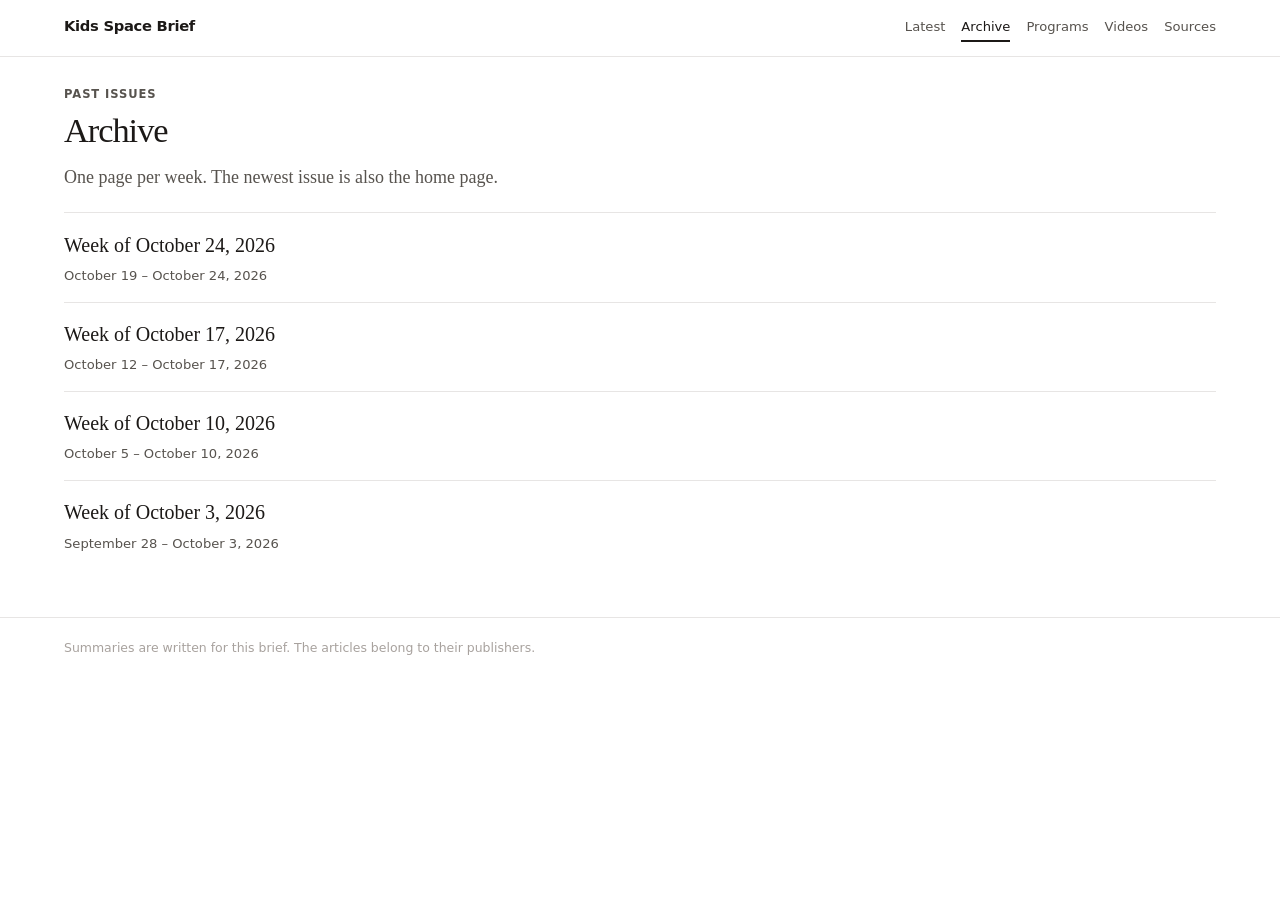
<file: archive.html>
<!DOCTYPE html>
<html lang="en">
<head>
  <meta charset="utf-8">
  <meta name="viewport" content="width=device-width, initial-scale=1">
  <title>Archive · Kids Space Brief</title>
  <link rel="stylesheet" href="css/style.css">
</head>
<body data-page="archive">
  <header class="site">
    <div class="wrap">
      <a class="brand" href="index.html">Kids Space Brief</a>
      <nav>
        <a href="index.html">Latest</a>
        <a href="archive.html" aria-current="page">Archive</a>
        <a href="programs.html">Programs</a>
        <a href="videos.html">Videos</a>
        <a href="sources.html">Sources</a>
      </nav>
    </div>
  </header>
  <main class="wrap">
    <p class="kicker">Past issues</p>
    <h1>Archive</h1>
    <p class="lede">One page per week. The newest issue is also the home page.</p>
    <div data-issues>
      <p class="empty">Loading the archive…</p>
    </div>
  </main>
  <footer class="site">
    <div class="wrap">Summaries are written for this brief. The articles belong to their publishers.</div>
  </footer>
  <script src="js/site.js"></script>
</body>
</html>
</file>
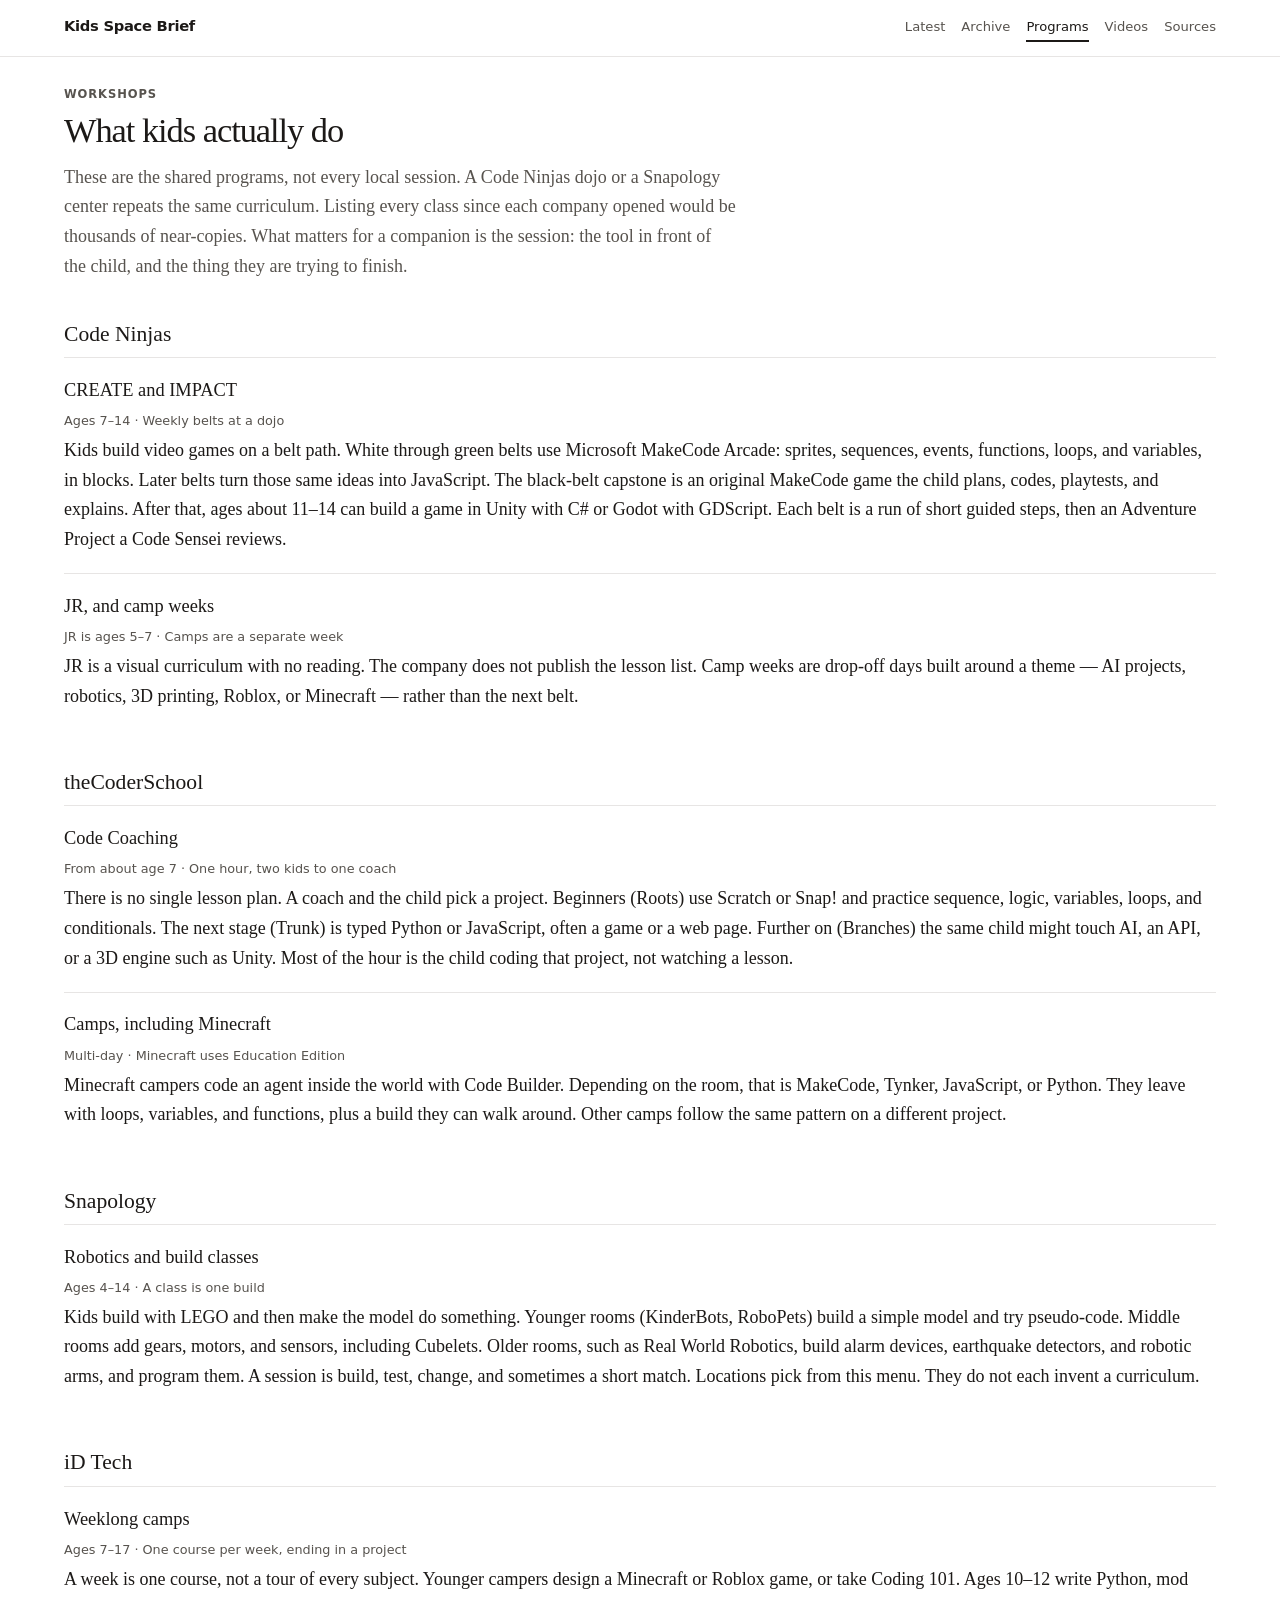
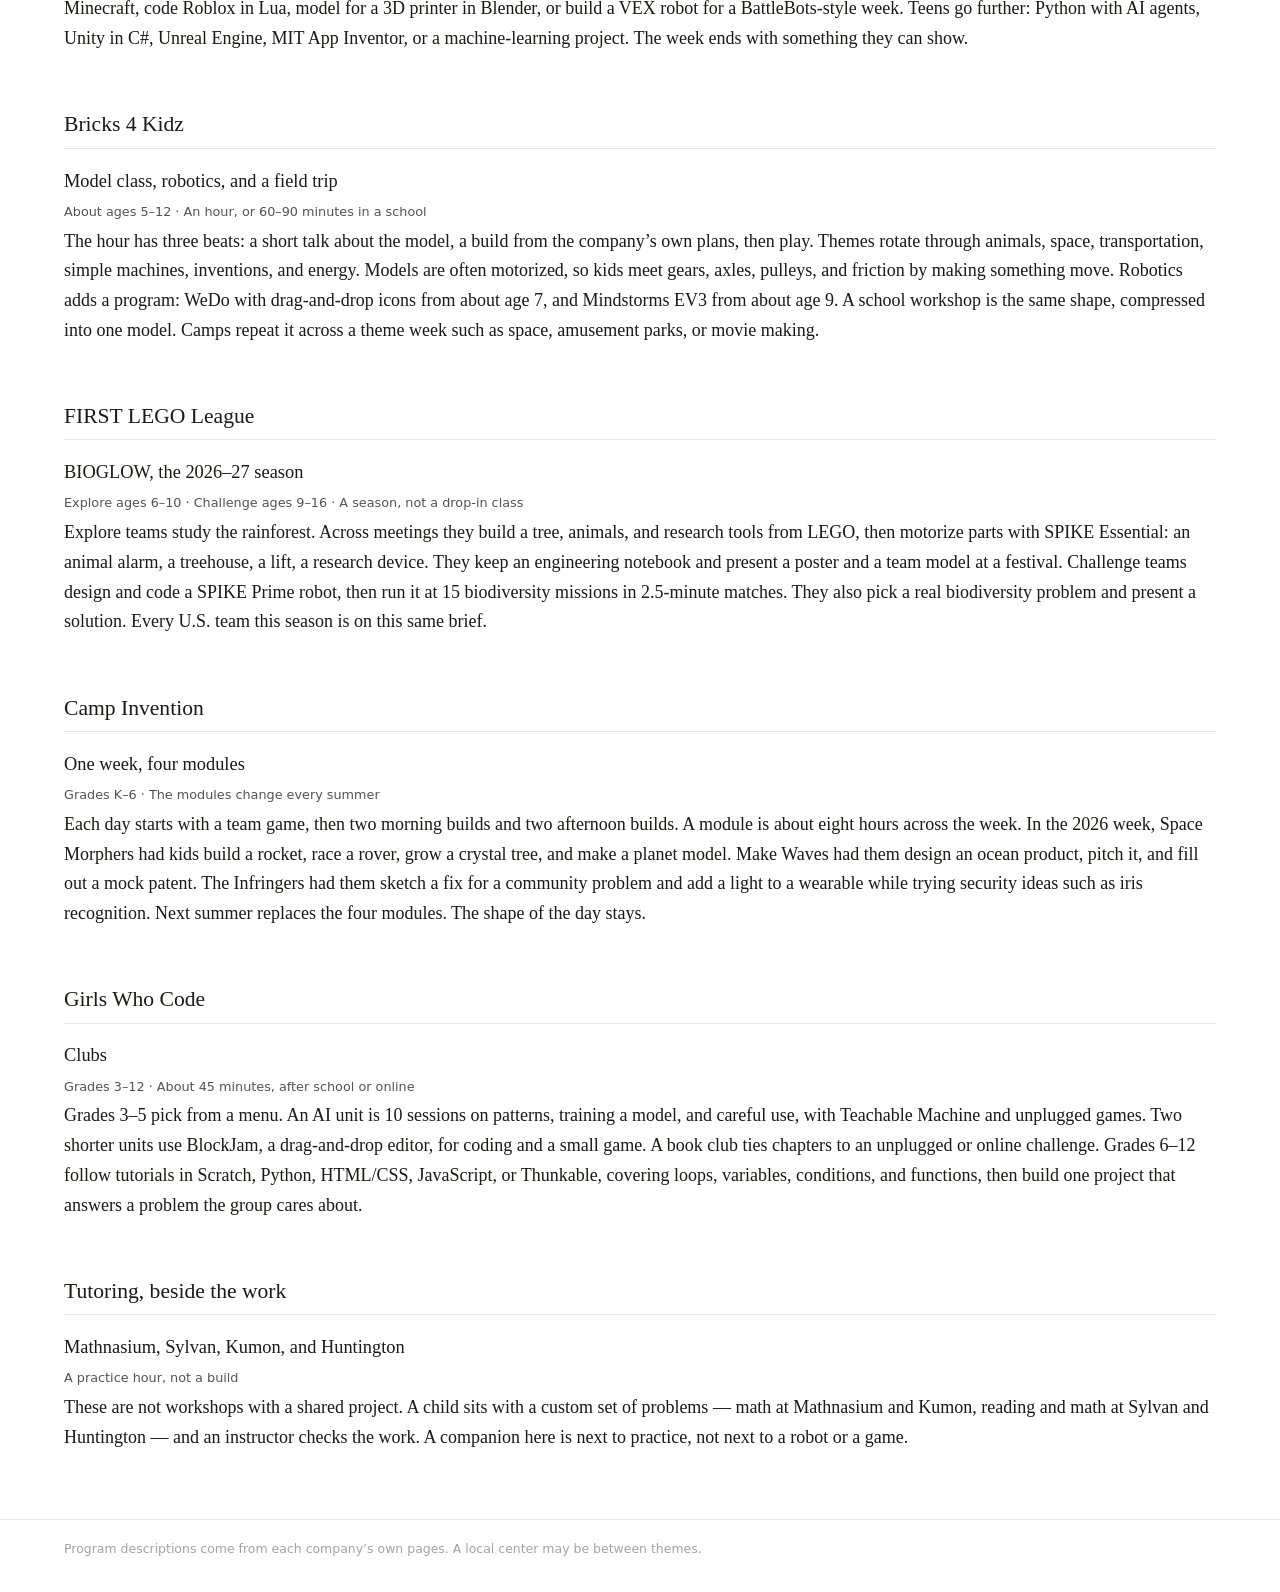
<file: programs.html>
<!DOCTYPE html>
<html lang="en">
<head>
  <meta charset="utf-8">
  <meta name="viewport" content="width=device-width, initial-scale=1">
  <title>Programs · Kids Space Brief</title>
  <link rel="stylesheet" href="css/style.css">
</head>
<body class="sources-page">
  <header class="site">
    <div class="wrap">
      <a class="brand" href="index.html">Kids Space Brief</a>
      <nav>
        <a href="index.html">Latest</a>
        <a href="archive.html">Archive</a>
        <a href="programs.html" aria-current="page">Programs</a>
        <a href="videos.html">Videos</a>
        <a href="sources.html">Sources</a>
      </nav>
    </div>
  </header>
  <main class="wrap">
    <p class="kicker">Workshops</p>
    <h1>What kids actually do</h1>
    <p class="lede">These are the shared programs, not every local session. A Code Ninjas dojo or a Snapology center repeats the same curriculum. Listing every class since each company opened would be thousands of near-copies. What matters for a companion is the session: the tool in front of the child, and the thing they are trying to finish.</p>

    <h2>Code Ninjas</h2>
    <article class="source">
      <h3><a href="https://www.codeninjas.com/create">CREATE and IMPACT</a></h3>
      <p class="meta">Ages 7–14 · Weekly belts at a dojo</p>
      <p>Kids build video games on a belt path. White through green belts use Microsoft MakeCode Arcade: sprites, sequences, events, functions, loops, and variables, in blocks. Later belts turn those same ideas into JavaScript. The black-belt capstone is an original MakeCode game the child plans, codes, playtests, and explains. After that, ages about 11–14 can build a game in Unity with C# or Godot with GDScript. Each belt is a run of short guided steps, then an Adventure Project a Code Sensei reviews.</p>
    </article>
    <article class="source">
      <h3><a href="https://go.codeninjas.com/create">JR, and camp weeks</a></h3>
      <p class="meta">JR is ages 5–7 · Camps are a separate week</p>
      <p>JR is a visual curriculum with no reading. The company does not publish the lesson list. Camp weeks are drop-off days built around a theme — AI projects, robotics, 3D printing, Roblox, or Minecraft — rather than the next belt.</p>
    </article>

    <h2>theCoderSchool</h2>
    <article class="source">
      <h3><a href="https://www.thecoderschool.com/codertree/">Code Coaching</a></h3>
      <p class="meta">From about age 7 · One hour, two kids to one coach</p>
      <p>There is no single lesson plan. A coach and the child pick a project. Beginners (Roots) use Scratch or Snap! and practice sequence, logic, variables, loops, and conditionals. The next stage (Trunk) is typed Python or JavaScript, often a game or a web page. Further on (Branches) the same child might touch AI, an API, or a 3D engine such as Unity. Most of the hour is the child coding that project, not watching a lesson.</p>
    </article>
    <article class="source">
      <h3><a href="https://www.thecoderschool.com/faq/">Camps, including Minecraft</a></h3>
      <p class="meta">Multi-day · Minecraft uses Education Edition</p>
      <p>Minecraft campers code an agent inside the world with Code Builder. Depending on the room, that is MakeCode, Tynker, JavaScript, or Python. They leave with loops, variables, and functions, plus a build they can walk around. Other camps follow the same pattern on a different project.</p>
    </article>

    <h2>Snapology</h2>
    <article class="source">
      <h3><a href="https://www.snapology.com/program/robotics/">Robotics and build classes</a></h3>
      <p class="meta">Ages 4–14 · A class is one build</p>
      <p>Kids build with LEGO and then make the model do something. Younger rooms (KinderBots, RoboPets) build a simple model and try pseudo-code. Middle rooms add gears, motors, and sensors, including Cubelets. Older rooms, such as Real World Robotics, build alarm devices, earthquake detectors, and robotic arms, and program them. A session is build, test, change, and sometimes a short match. Locations pick from this menu. They do not each invent a curriculum.</p>
    </article>

    <h2>iD Tech</h2>
    <article class="source">
      <h3><a href="https://www.idtech.com/tech-camps">Weeklong camps</a></h3>
      <p class="meta">Ages 7–17 · One course per week, ending in a project</p>
      <p>A week is one course, not a tour of every subject. Younger campers design a Minecraft or Roblox game, or take Coding 101. Ages 10–12 write Python, mod Minecraft, code Roblox in Lua, model for a 3D printer in Blender, or build a VEX robot for a BattleBots-style week. Teens go further: Python with AI agents, Unity in C#, Unreal Engine, MIT App Inventor, or a machine-learning project. The week ends with something they can show.</p>
    </article>

    <h2>Bricks 4 Kidz</h2>
    <article class="source">
      <h3><a href="https://bricks4kidz.us/california-westla-venice/our-programs/">Model class, robotics, and a field trip</a></h3>
      <p class="meta">About ages 5–12 · An hour, or 60–90 minutes in a school</p>
      <p>The hour has three beats: a short talk about the model, a build from the company’s own plans, then play. Themes rotate through animals, space, transportation, simple machines, inventions, and energy. Models are often motorized, so kids meet gears, axles, pulleys, and friction by making something move. Robotics adds a program: WeDo with drag-and-drop icons from about age 7, and Mindstorms EV3 from about age 9. A school workshop is the same shape, compressed into one model. Camps repeat it across a theme week such as space, amusement parks, or movie making.</p>
    </article>

    <h2>FIRST LEGO League</h2>
    <article class="source">
      <h3><a href="https://www.firstinspires.org/programs/fll/">BIOGLOW, the 2026–27 season</a></h3>
      <p class="meta">Explore ages 6–10 · Challenge ages 9–16 · A season, not a drop-in class</p>
      <p>Explore teams study the rainforest. Across meetings they build a tree, animals, and research tools from LEGO, then motorize parts with SPIKE Essential: an animal alarm, a treehouse, a lift, a research device. They keep an engineering notebook and present a poster and a team model at a festival. Challenge teams design and code a SPIKE Prime robot, then run it at 15 biodiversity missions in 2.5-minute matches. They also pick a real biodiversity problem and present a solution. Every U.S. team this season is on this same brief.</p>
    </article>

    <h2>Camp Invention</h2>
    <article class="source">
      <h3><a href="https://www.invent.org/programs/camp-invention">One week, four modules</a></h3>
      <p class="meta">Grades K–6 · The modules change every summer</p>
      <p>Each day starts with a team game, then two morning builds and two afternoon builds. A module is about eight hours across the week. In the 2026 week, Space Morphers had kids build a rocket, race a rover, grow a crystal tree, and make a planet model. Make Waves had them design an ocean product, pitch it, and fill out a mock patent. The Infringers had them sketch a fix for a community problem and add a light to a wearable while trying security ideas such as iris recognition. Next summer replaces the four modules. The shape of the day stays.</p>
    </article>

    <h2>Girls Who Code</h2>
    <article class="source">
      <h3><a href="https://girlswhocode.com/programs/clubs-program">Clubs</a></h3>
      <p class="meta">Grades 3–12 · About 45 minutes, after school or online</p>
      <p>Grades 3–5 pick from a menu. An AI unit is 10 sessions on patterns, training a model, and careful use, with Teachable Machine and unplugged games. Two shorter units use BlockJam, a drag-and-drop editor, for coding and a small game. A book club ties chapters to an unplugged or online challenge. Grades 6–12 follow tutorials in Scratch, Python, HTML/CSS, JavaScript, or Thunkable, covering loops, variables, conditions, and functions, then build one project that answers a problem the group cares about.</p>
    </article>

    <h2>Tutoring, beside the work</h2>
    <article class="source">
      <h3><a href="https://www.mathnasium.com">Mathnasium, Sylvan, Kumon, and Huntington</a></h3>
      <p class="meta">A practice hour, not a build</p>
      <p>These are not workshops with a shared project. A child sits with a custom set of problems — math at Mathnasium and Kumon, reading and math at Sylvan and Huntington — and an instructor checks the work. A companion here is next to practice, not next to a robot or a game.</p>
    </article>
  </main>
  <footer class="site">
    <div class="wrap">Program descriptions come from each company’s own pages. A local center may be between themes.</div>
  </footer>
</body>
</html>
</file>
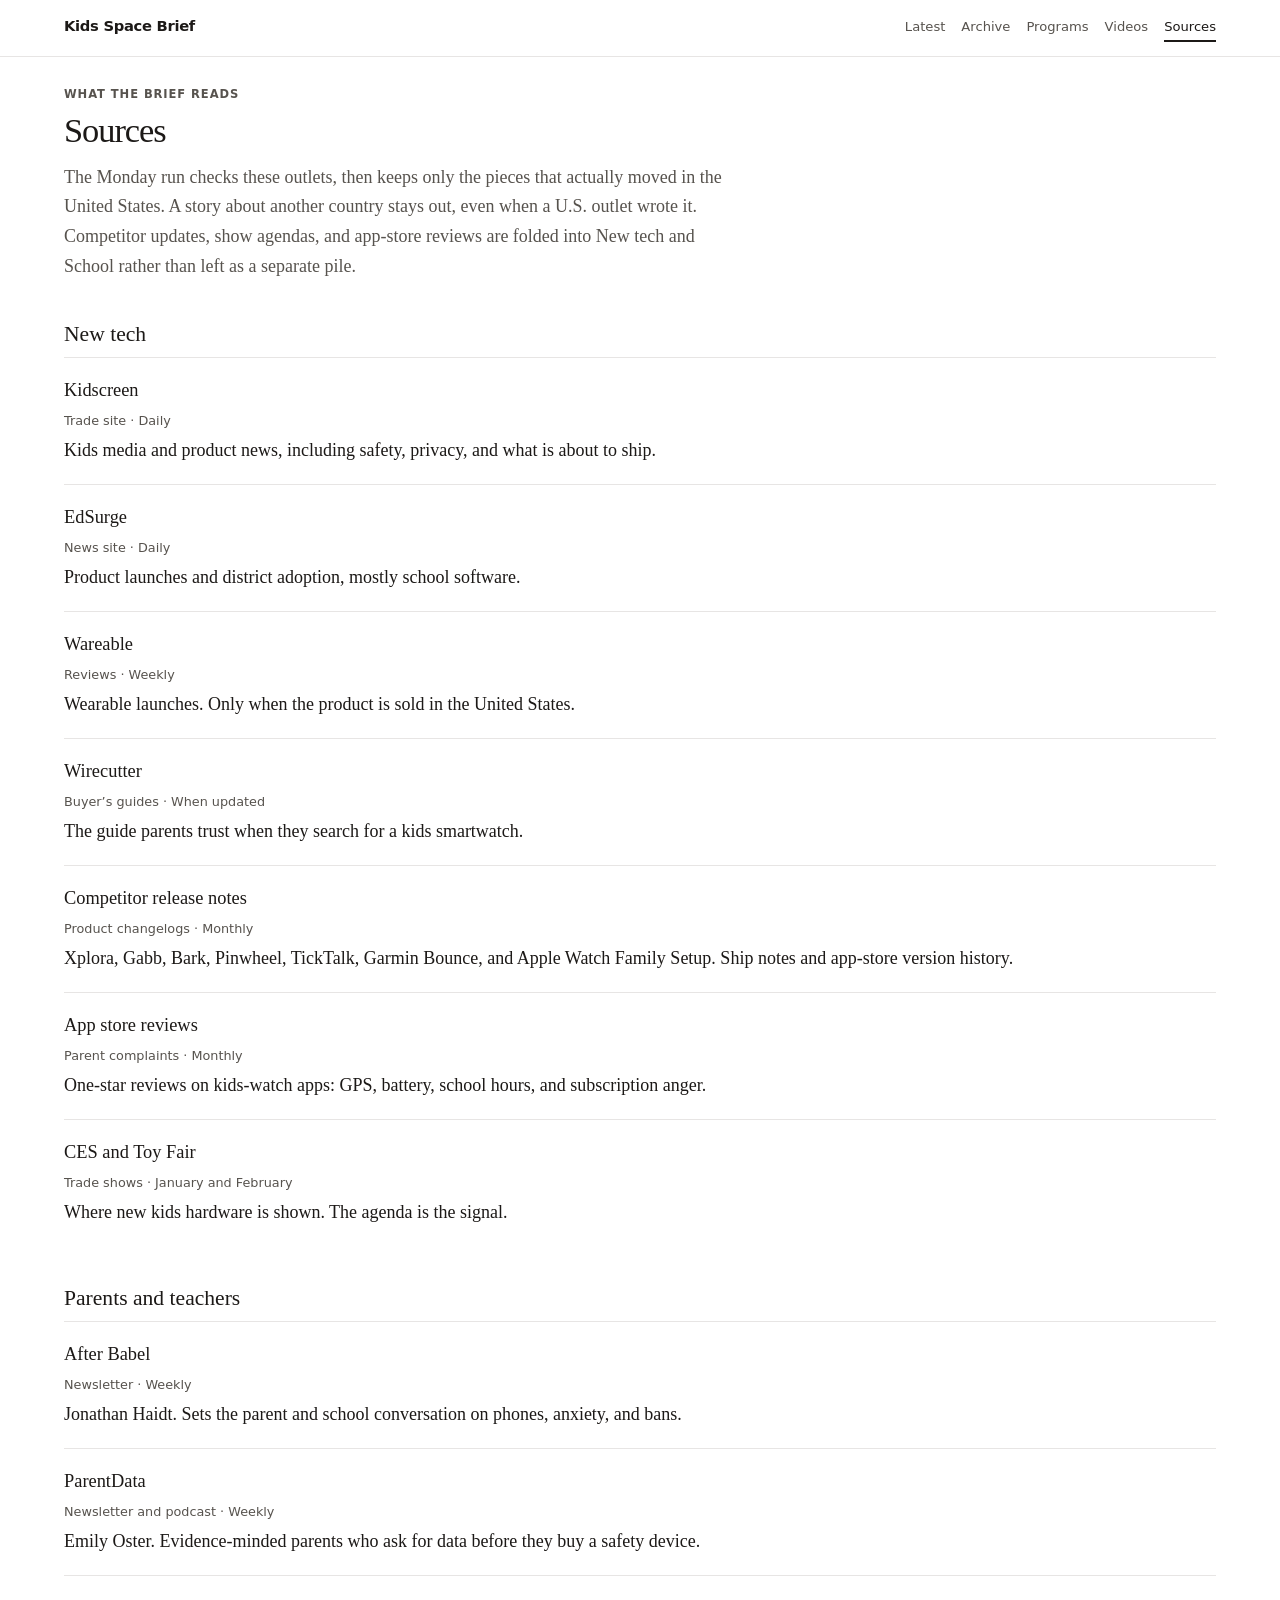
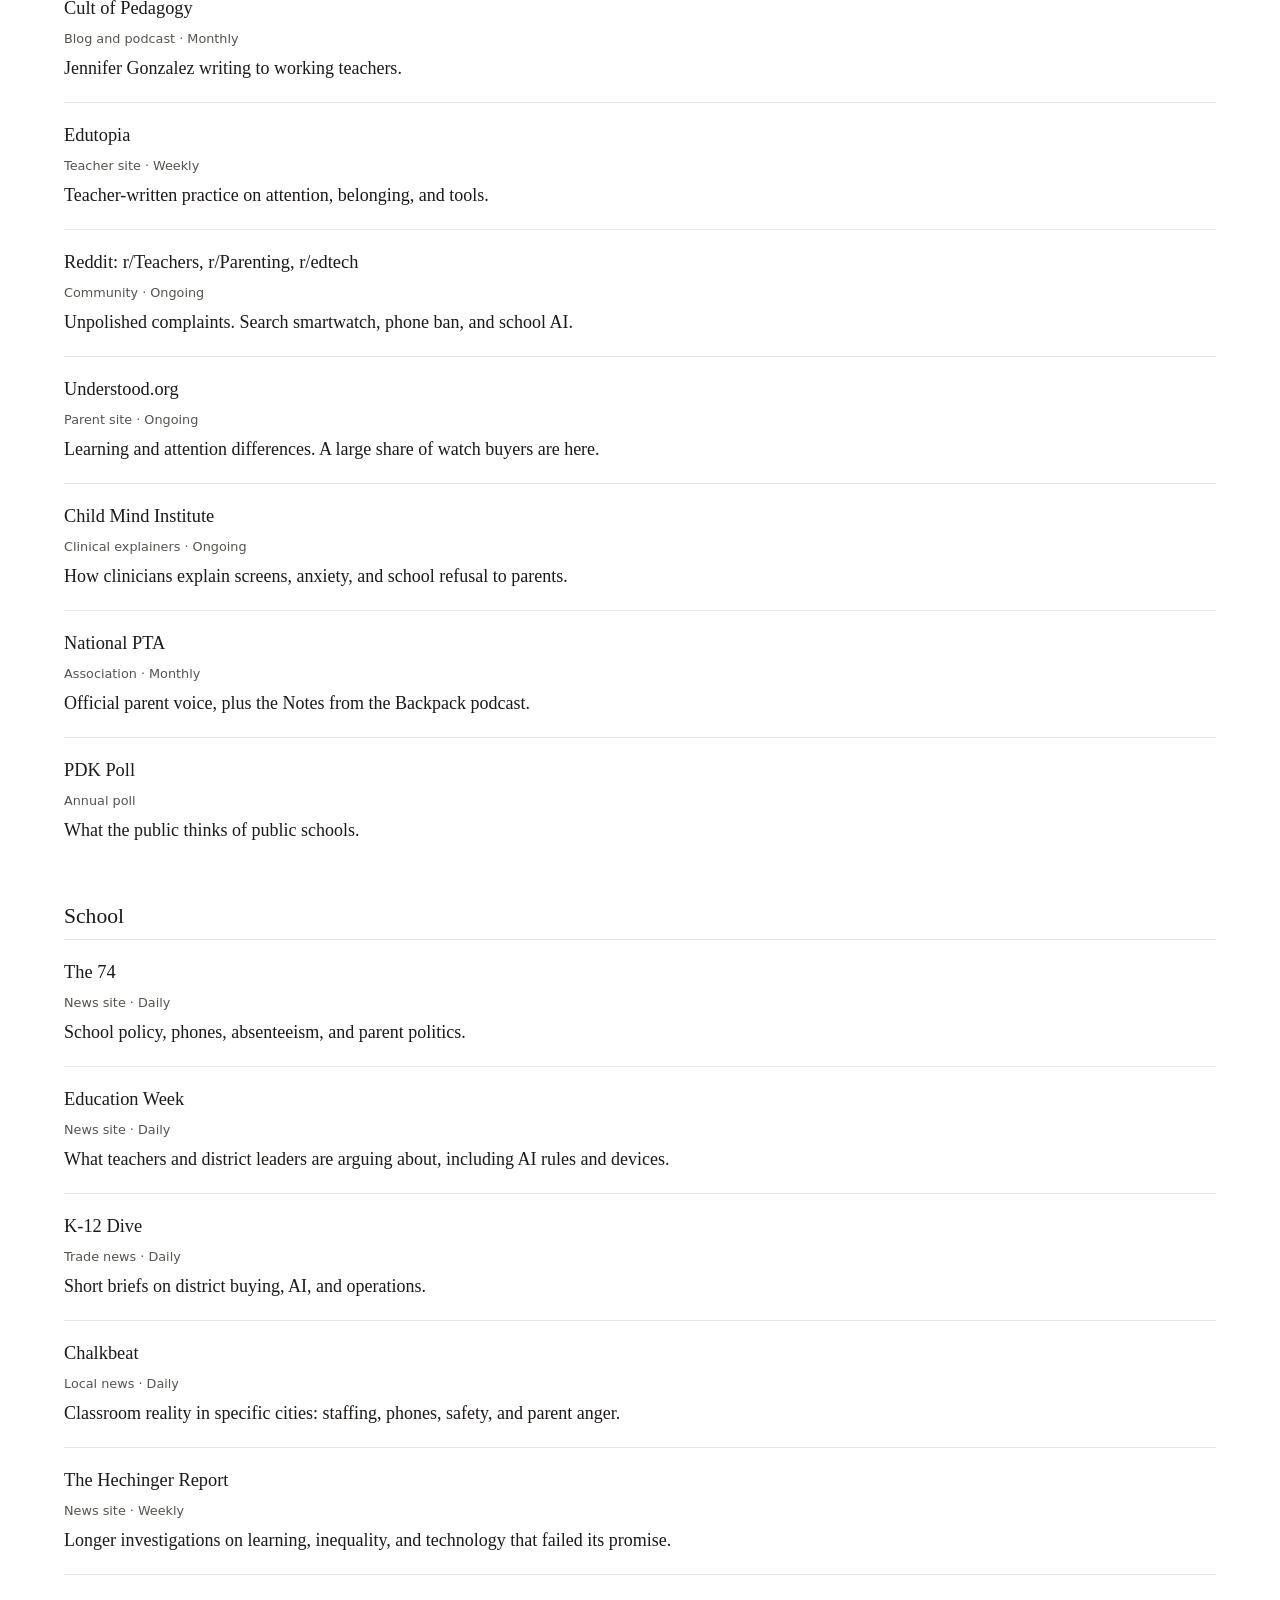
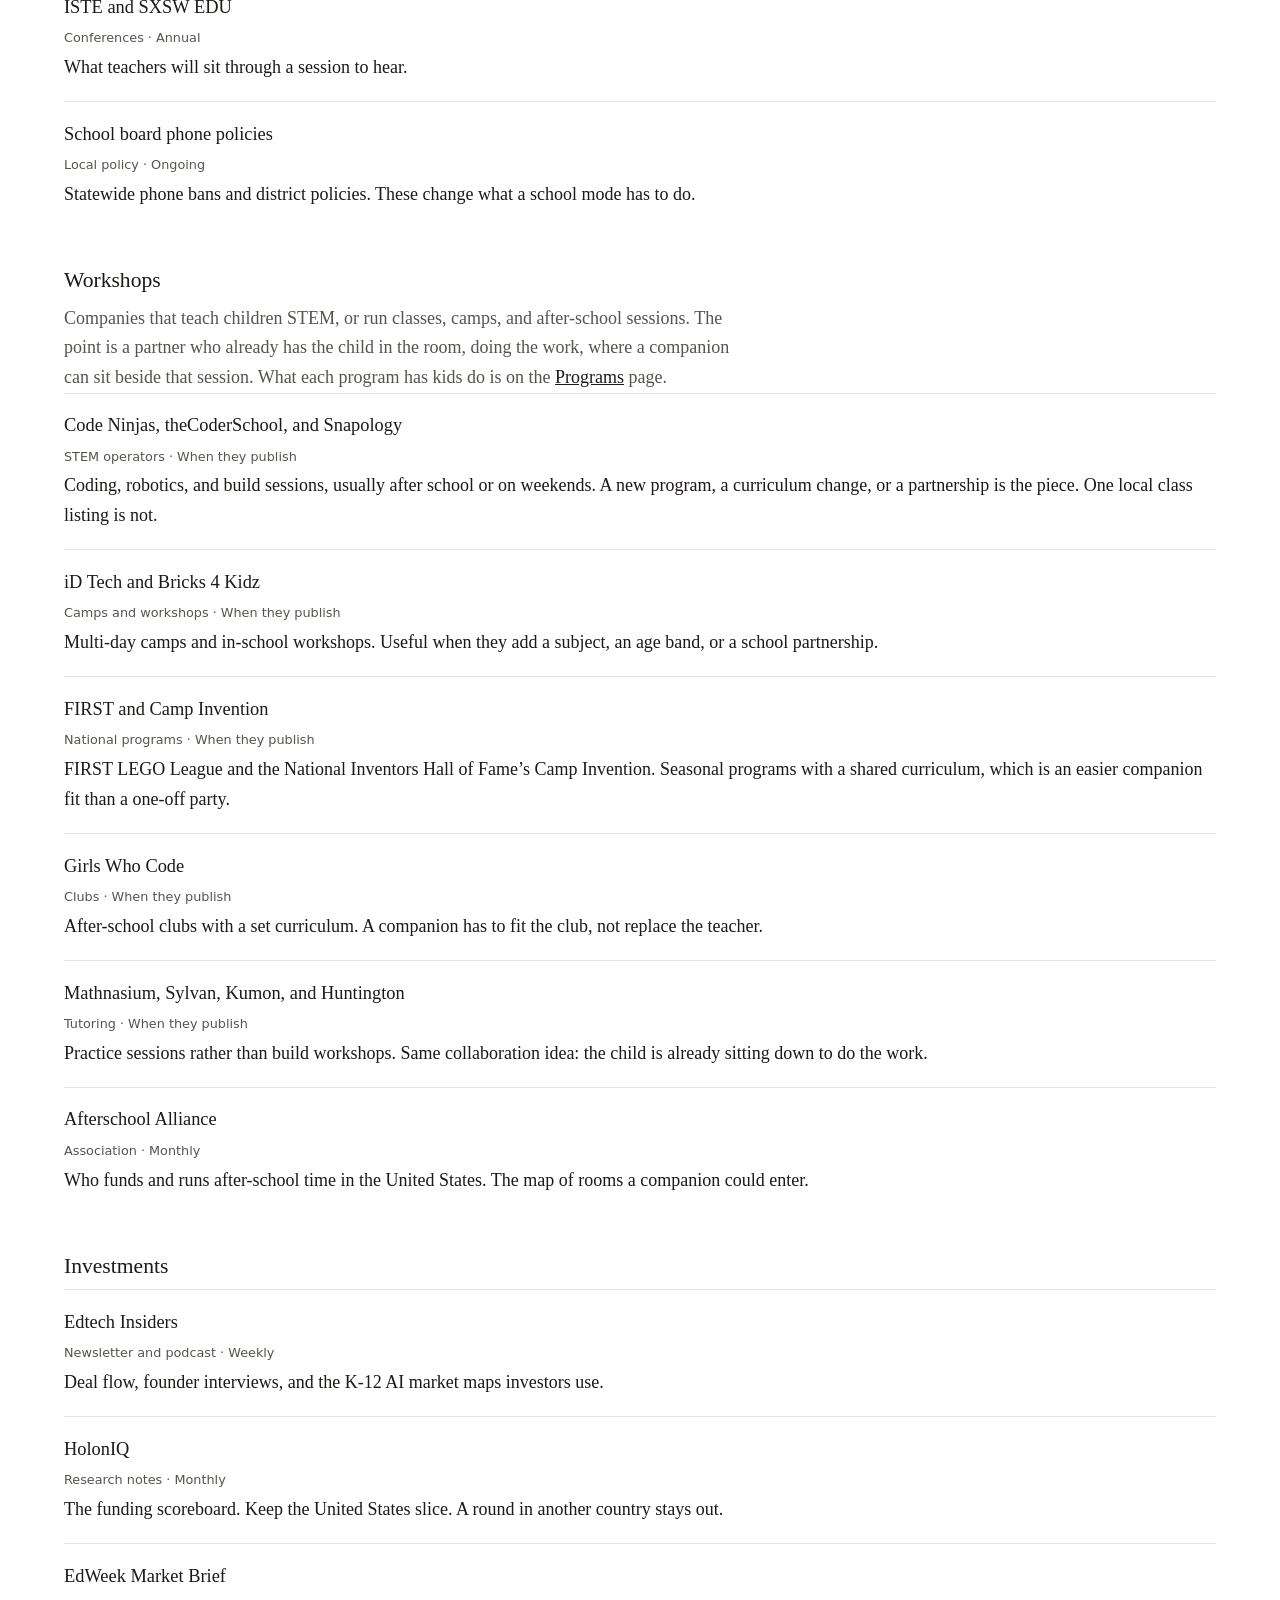
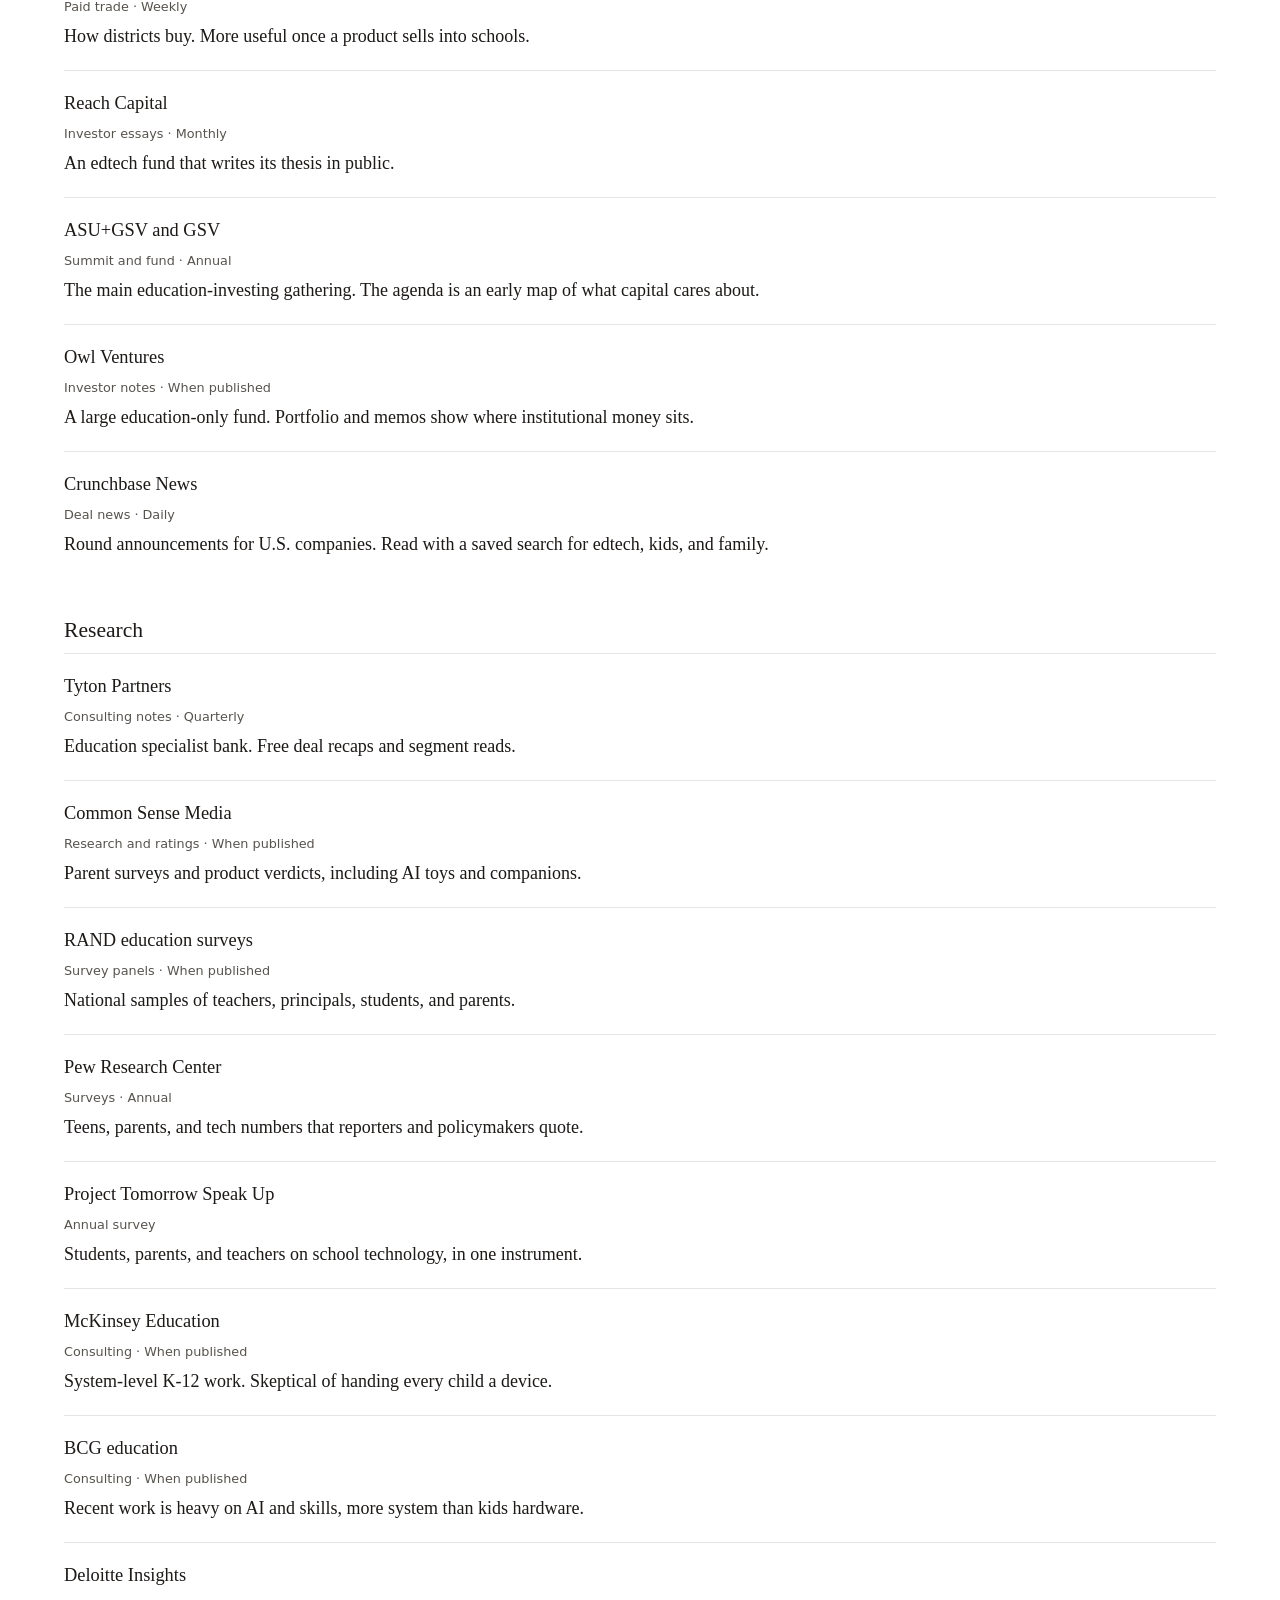
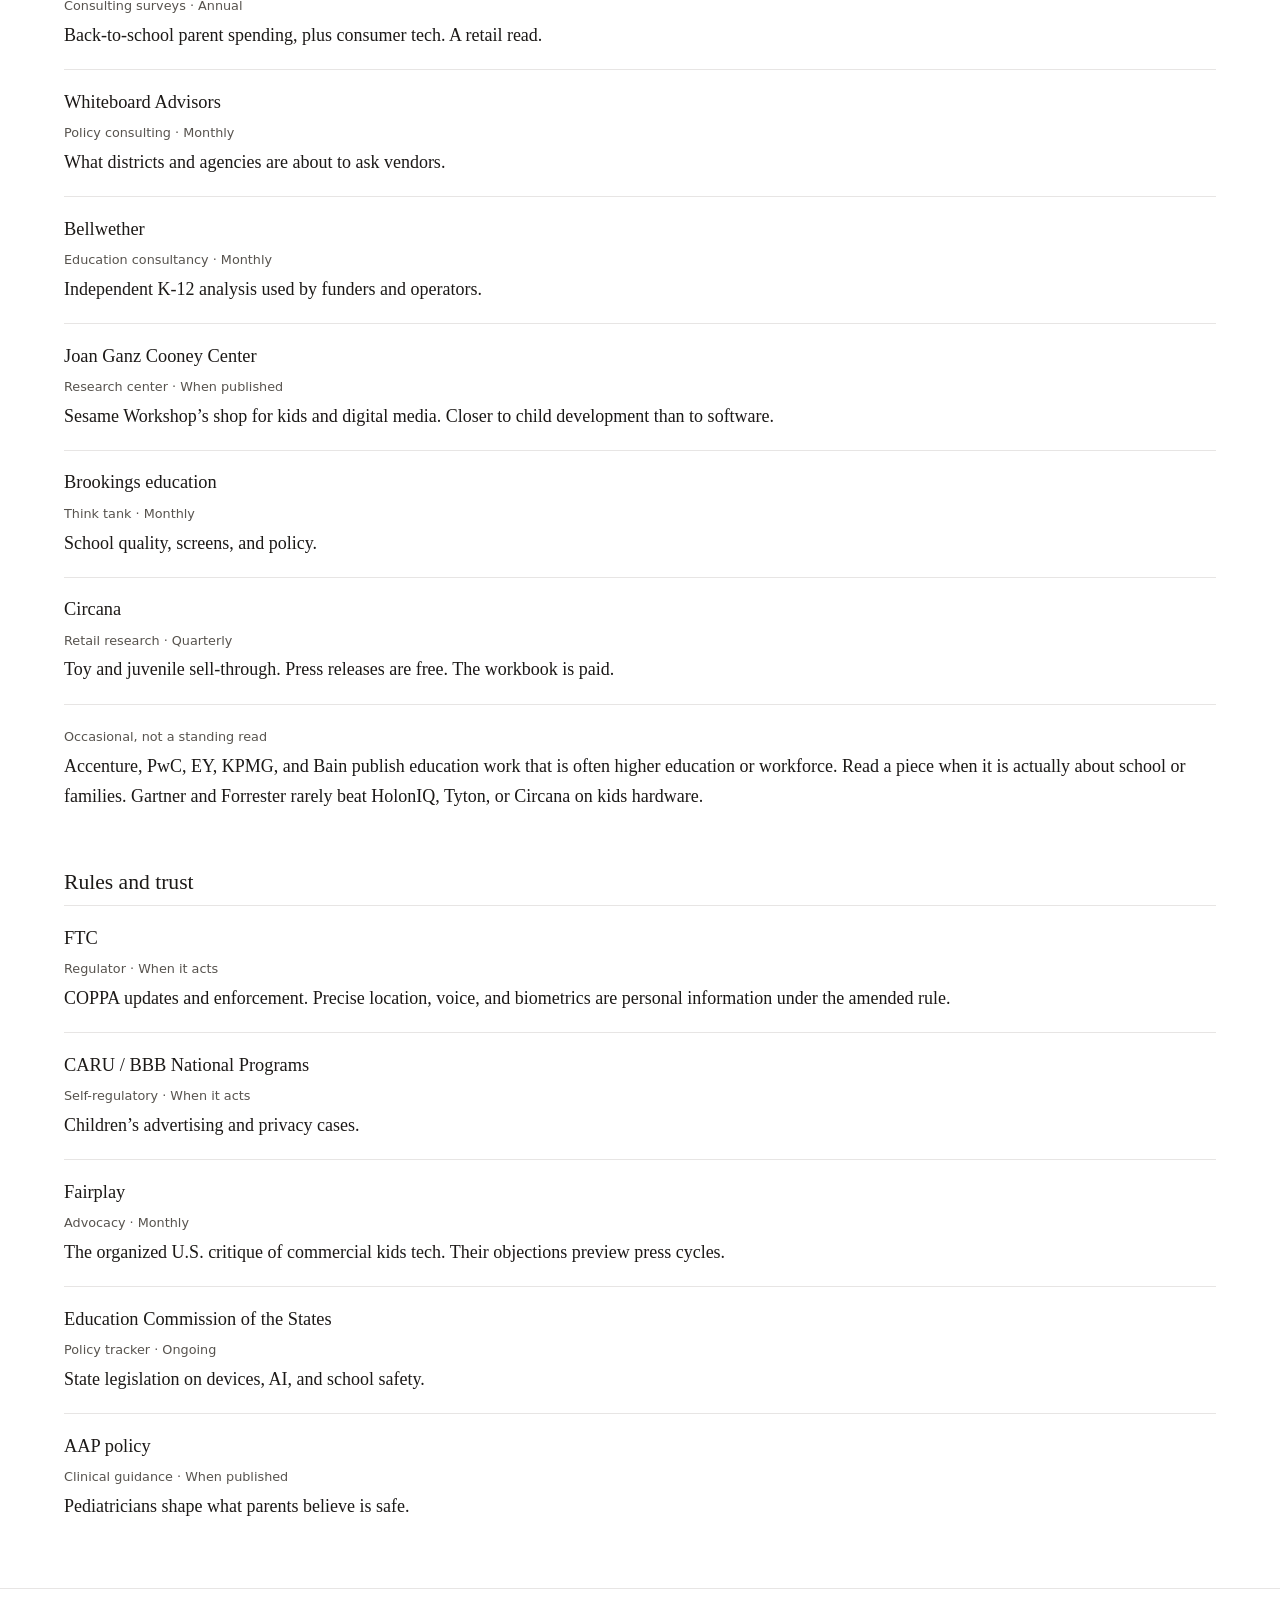
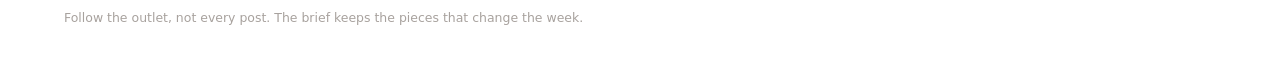
<file: sources.html>
<!DOCTYPE html>
<html lang="en">
<head>
  <meta charset="utf-8">
  <meta name="viewport" content="width=device-width, initial-scale=1">
  <title>Sources · Kids Space Brief</title>
  <link rel="stylesheet" href="css/style.css">
</head>
<body class="sources-page">
  <header class="site">
    <div class="wrap">
      <a class="brand" href="index.html">Kids Space Brief</a>
      <nav>
        <a href="index.html">Latest</a>
        <a href="archive.html">Archive</a>
        <a href="programs.html">Programs</a>
        <a href="videos.html">Videos</a>
        <a href="sources.html" aria-current="page">Sources</a>
      </nav>
    </div>
  </header>
  <main class="wrap">
    <p class="kicker">What the brief reads</p>
    <h1>Sources</h1>
    <p class="lede">The Monday run checks these outlets, then keeps only the pieces that actually moved in the United States. A story about another country stays out, even when a U.S. outlet wrote it. Competitor updates, show agendas, and app-store reviews are folded into New tech and School rather than left as a separate pile.</p>

    <h2>New tech</h2>
    <article class="source">
      <h3><a href="https://kidscreen.com">Kidscreen</a></h3>
      <p class="meta">Trade site · Daily</p>
      <p>Kids media and product news, including safety, privacy, and what is about to ship.</p>
    </article>
    <article class="source">
      <h3><a href="https://www.edsurge.com">EdSurge</a></h3>
      <p class="meta">News site · Daily</p>
      <p>Product launches and district adoption, mostly school software.</p>
    </article>
    <article class="source">
      <h3><a href="https://www.wareable.com">Wareable</a></h3>
      <p class="meta">Reviews · Weekly</p>
      <p>Wearable launches. Only when the product is sold in the United States.</p>
    </article>
    <article class="source">
      <h3><a href="https://www.nytimes.com/wirecutter">Wirecutter</a></h3>
      <p class="meta">Buyer’s guides · When updated</p>
      <p>The guide parents trust when they search for a kids smartwatch.</p>
    </article>
    <article class="source">
      <h3><a href="https://xplora.com">Competitor release notes</a></h3>
      <p class="meta">Product changelogs · Monthly</p>
      <p>Xplora, Gabb, Bark, Pinwheel, TickTalk, Garmin Bounce, and Apple Watch Family Setup. Ship notes and app-store version history.</p>
    </article>
    <article class="source">
      <h3><a href="https://apps.apple.com">App store reviews</a></h3>
      <p class="meta">Parent complaints · Monthly</p>
      <p>One-star reviews on kids-watch apps: GPS, battery, school hours, and subscription anger.</p>
    </article>
    <article class="source">
      <h3><a href="https://www.ces.tech">CES and Toy Fair</a></h3>
      <p class="meta">Trade shows · January and February</p>
      <p>Where new kids hardware is shown. The agenda is the signal.</p>
    </article>

    <h2>Parents and teachers</h2>
    <article class="source">
      <h3><a href="https://www.afterbabel.com">After Babel</a></h3>
      <p class="meta">Newsletter · Weekly</p>
      <p>Jonathan Haidt. Sets the parent and school conversation on phones, anxiety, and bans.</p>
    </article>
    <article class="source">
      <h3><a href="https://parentdata.org">ParentData</a></h3>
      <p class="meta">Newsletter and podcast · Weekly</p>
      <p>Emily Oster. Evidence-minded parents who ask for data before they buy a safety device.</p>
    </article>
    <article class="source">
      <h3><a href="https://www.cultofpedagogy.com">Cult of Pedagogy</a></h3>
      <p class="meta">Blog and podcast · Monthly</p>
      <p>Jennifer Gonzalez writing to working teachers.</p>
    </article>
    <article class="source">
      <h3><a href="https://www.edutopia.org">Edutopia</a></h3>
      <p class="meta">Teacher site · Weekly</p>
      <p>Teacher-written practice on attention, belonging, and tools.</p>
    </article>
    <article class="source">
      <h3><a href="https://www.reddit.com/r/Teachers/">Reddit: r/Teachers, r/Parenting, r/edtech</a></h3>
      <p class="meta">Community · Ongoing</p>
      <p>Unpolished complaints. Search smartwatch, phone ban, and school AI.</p>
    </article>
    <article class="source">
      <h3><a href="https://www.understood.org">Understood.org</a></h3>
      <p class="meta">Parent site · Ongoing</p>
      <p>Learning and attention differences. A large share of watch buyers are here.</p>
    </article>
    <article class="source">
      <h3><a href="https://childmind.org">Child Mind Institute</a></h3>
      <p class="meta">Clinical explainers · Ongoing</p>
      <p>How clinicians explain screens, anxiety, and school refusal to parents.</p>
    </article>
    <article class="source">
      <h3><a href="https://www.pta.org">National PTA</a></h3>
      <p class="meta">Association · Monthly</p>
      <p>Official parent voice, plus the Notes from the Backpack podcast.</p>
    </article>
    <article class="source">
      <h3><a href="https://pdkpoll.org">PDK Poll</a></h3>
      <p class="meta">Annual poll</p>
      <p>What the public thinks of public schools.</p>
    </article>

    <h2>School</h2>
    <article class="source">
      <h3><a href="https://www.the74million.org">The 74</a></h3>
      <p class="meta">News site · Daily</p>
      <p>School policy, phones, absenteeism, and parent politics.</p>
    </article>
    <article class="source">
      <h3><a href="https://www.edweek.org">Education Week</a></h3>
      <p class="meta">News site · Daily</p>
      <p>What teachers and district leaders are arguing about, including AI rules and devices.</p>
    </article>
    <article class="source">
      <h3><a href="https://www.k12dive.com">K-12 Dive</a></h3>
      <p class="meta">Trade news · Daily</p>
      <p>Short briefs on district buying, AI, and operations.</p>
    </article>
    <article class="source">
      <h3><a href="https://www.chalkbeat.org">Chalkbeat</a></h3>
      <p class="meta">Local news · Daily</p>
      <p>Classroom reality in specific cities: staffing, phones, safety, and parent anger.</p>
    </article>
    <article class="source">
      <h3><a href="https://hechingerreport.org">The Hechinger Report</a></h3>
      <p class="meta">News site · Weekly</p>
      <p>Longer investigations on learning, inequality, and technology that failed its promise.</p>
    </article>
    <article class="source">
      <h3><a href="https://iste.org">ISTE and SXSW EDU</a></h3>
      <p class="meta">Conferences · Annual</p>
      <p>What teachers will sit through a session to hear.</p>
    </article>
    <article class="source">
      <h3><a href="https://www.nsba.org">School board phone policies</a></h3>
      <p class="meta">Local policy · Ongoing</p>
      <p>Statewide phone bans and district policies. These change what a school mode has to do.</p>
    </article>

    <h2>Workshops</h2>
    <p class="lede">Companies that teach children STEM, or run classes, camps, and after-school sessions. The point is a partner who already has the child in the room, doing the work, where a companion can sit beside that session. What each program has kids do is on the <a href="programs.html">Programs</a> page.</p>
    <article class="source">
      <h3><a href="https://www.codeninjas.com">Code Ninjas, theCoderSchool, and Snapology</a></h3>
      <p class="meta">STEM operators · When they publish</p>
      <p>Coding, robotics, and build sessions, usually after school or on weekends. A new program, a curriculum change, or a partnership is the piece. One local class listing is not.</p>
    </article>
    <article class="source">
      <h3><a href="https://www.idtech.com">iD Tech and Bricks 4 Kidz</a></h3>
      <p class="meta">Camps and workshops · When they publish</p>
      <p>Multi-day camps and in-school workshops. Useful when they add a subject, an age band, or a school partnership.</p>
    </article>
    <article class="source">
      <h3><a href="https://www.firstinspires.org">FIRST and Camp Invention</a></h3>
      <p class="meta">National programs · When they publish</p>
      <p>FIRST LEGO League and the National Inventors Hall of Fame’s Camp Invention. Seasonal programs with a shared curriculum, which is an easier companion fit than a one-off party.</p>
    </article>
    <article class="source">
      <h3><a href="https://girlswhocode.com">Girls Who Code</a></h3>
      <p class="meta">Clubs · When they publish</p>
      <p>After-school clubs with a set curriculum. A companion has to fit the club, not replace the teacher.</p>
    </article>
    <article class="source">
      <h3><a href="https://www.mathnasium.com">Mathnasium, Sylvan, Kumon, and Huntington</a></h3>
      <p class="meta">Tutoring · When they publish</p>
      <p>Practice sessions rather than build workshops. Same collaboration idea: the child is already sitting down to do the work.</p>
    </article>
    <article class="source">
      <h3><a href="https://www.afterschoolalliance.org">Afterschool Alliance</a></h3>
      <p class="meta">Association · Monthly</p>
      <p>Who funds and runs after-school time in the United States. The map of rooms a companion could enter.</p>
    </article>

    <h2>Investments</h2>
    <article class="source">
      <h3><a href="https://edtechinsiders.substack.com">Edtech Insiders</a></h3>
      <p class="meta">Newsletter and podcast · Weekly</p>
      <p>Deal flow, founder interviews, and the K-12 AI market maps investors use.</p>
    </article>
    <article class="source">
      <h3><a href="https://www.holoniq.com">HolonIQ</a></h3>
      <p class="meta">Research notes · Monthly</p>
      <p>The funding scoreboard. Keep the United States slice. A round in another country stays out.</p>
    </article>
    <article class="source">
      <h3><a href="https://marketbrief.edweek.org">EdWeek Market Brief</a></h3>
      <p class="meta">Paid trade · Weekly</p>
      <p>How districts buy. More useful once a product sells into schools.</p>
    </article>
    <article class="source">
      <h3><a href="https://www.reachcapital.com">Reach Capital</a></h3>
      <p class="meta">Investor essays · Monthly</p>
      <p>An edtech fund that writes its thesis in public.</p>
    </article>
    <article class="source">
      <h3><a href="https://www.asugsvsummit.com">ASU+GSV and GSV</a></h3>
      <p class="meta">Summit and fund · Annual</p>
      <p>The main education-investing gathering. The agenda is an early map of what capital cares about.</p>
    </article>
    <article class="source">
      <h3><a href="https://owlvc.com">Owl Ventures</a></h3>
      <p class="meta">Investor notes · When published</p>
      <p>A large education-only fund. Portfolio and memos show where institutional money sits.</p>
    </article>
    <article class="source">
      <h3><a href="https://news.crunchbase.com">Crunchbase News</a></h3>
      <p class="meta">Deal news · Daily</p>
      <p>Round announcements for U.S. companies. Read with a saved search for edtech, kids, and family.</p>
    </article>

    <h2>Research</h2>
    <article class="source">
      <h3><a href="https://tytonpartners.com">Tyton Partners</a></h3>
      <p class="meta">Consulting notes · Quarterly</p>
      <p>Education specialist bank. Free deal recaps and segment reads.</p>
    </article>
    <article class="source">
      <h3><a href="https://www.commonsensemedia.org/research">Common Sense Media</a></h3>
      <p class="meta">Research and ratings · When published</p>
      <p>Parent surveys and product verdicts, including AI toys and companions.</p>
    </article>
    <article class="source">
      <h3><a href="https://www.rand.org">RAND education surveys</a></h3>
      <p class="meta">Survey panels · When published</p>
      <p>National samples of teachers, principals, students, and parents.</p>
    </article>
    <article class="source">
      <h3><a href="https://www.pewresearch.org">Pew Research Center</a></h3>
      <p class="meta">Surveys · Annual</p>
      <p>Teens, parents, and tech numbers that reporters and policymakers quote.</p>
    </article>
    <article class="source">
      <h3><a href="https://tomorrow.org">Project Tomorrow Speak Up</a></h3>
      <p class="meta">Annual survey</p>
      <p>Students, parents, and teachers on school technology, in one instrument.</p>
    </article>
    <article class="source">
      <h3><a href="https://www.mckinsey.com/industries/education/our-insights">McKinsey Education</a></h3>
      <p class="meta">Consulting · When published</p>
      <p>System-level K-12 work. Skeptical of handing every child a device.</p>
    </article>
    <article class="source">
      <h3><a href="https://www.bcg.com/industries/education">BCG education</a></h3>
      <p class="meta">Consulting · When published</p>
      <p>Recent work is heavy on AI and skills, more system than kids hardware.</p>
    </article>
    <article class="source">
      <h3><a href="https://www.deloitte.com/us/en/insights.html">Deloitte Insights</a></h3>
      <p class="meta">Consulting surveys · Annual</p>
      <p>Back-to-school parent spending, plus consumer tech. A retail read.</p>
    </article>
    <article class="source">
      <h3><a href="https://whiteboardadvisors.com">Whiteboard Advisors</a></h3>
      <p class="meta">Policy consulting · Monthly</p>
      <p>What districts and agencies are about to ask vendors.</p>
    </article>
    <article class="source">
      <h3><a href="https://bellwether.org">Bellwether</a></h3>
      <p class="meta">Education consultancy · Monthly</p>
      <p>Independent K-12 analysis used by funders and operators.</p>
    </article>
    <article class="source">
      <h3><a href="https://joanganzcooneycenter.org">Joan Ganz Cooney Center</a></h3>
      <p class="meta">Research center · When published</p>
      <p>Sesame Workshop’s shop for kids and digital media. Closer to child development than to software.</p>
    </article>
    <article class="source">
      <h3><a href="https://www.brookings.edu/topics/education">Brookings education</a></h3>
      <p class="meta">Think tank · Monthly</p>
      <p>School quality, screens, and policy.</p>
    </article>
    <article class="source">
      <h3><a href="https://www.circana.com">Circana</a></h3>
      <p class="meta">Retail research · Quarterly</p>
      <p>Toy and juvenile sell-through. Press releases are free. The workbook is paid.</p>
    </article>
    <article class="source">
      <p class="meta">Occasional, not a standing read</p>
      <p>Accenture, PwC, EY, KPMG, and Bain publish education work that is often higher education or workforce. Read a piece when it is actually about school or families. Gartner and Forrester rarely beat HolonIQ, Tyton, or Circana on kids hardware.</p>
    </article>

    <h2>Rules and trust</h2>
    <article class="source">
      <h3><a href="https://www.ftc.gov">FTC</a></h3>
      <p class="meta">Regulator · When it acts</p>
      <p>COPPA updates and enforcement. Precise location, voice, and biometrics are personal information under the amended rule.</p>
    </article>
    <article class="source">
      <h3><a href="https://bbbprograms.org/programs/children">CARU / BBB National Programs</a></h3>
      <p class="meta">Self-regulatory · When it acts</p>
      <p>Children’s advertising and privacy cases.</p>
    </article>
    <article class="source">
      <h3><a href="https://fairplayforkids.org">Fairplay</a></h3>
      <p class="meta">Advocacy · Monthly</p>
      <p>The organized U.S. critique of commercial kids tech. Their objections preview press cycles.</p>
    </article>
    <article class="source">
      <h3><a href="https://www.ecs.org">Education Commission of the States</a></h3>
      <p class="meta">Policy tracker · Ongoing</p>
      <p>State legislation on devices, AI, and school safety.</p>
    </article>
    <article class="source">
      <h3><a href="https://www.aap.org">AAP policy</a></h3>
      <p class="meta">Clinical guidance · When published</p>
      <p>Pediatricians shape what parents believe is safe.</p>
    </article>
  </main>
  <footer class="site">
    <div class="wrap">Follow the outlet, not every post. The brief keeps the pieces that change the week.</div>
  </footer>
</body>
</html>
</file>
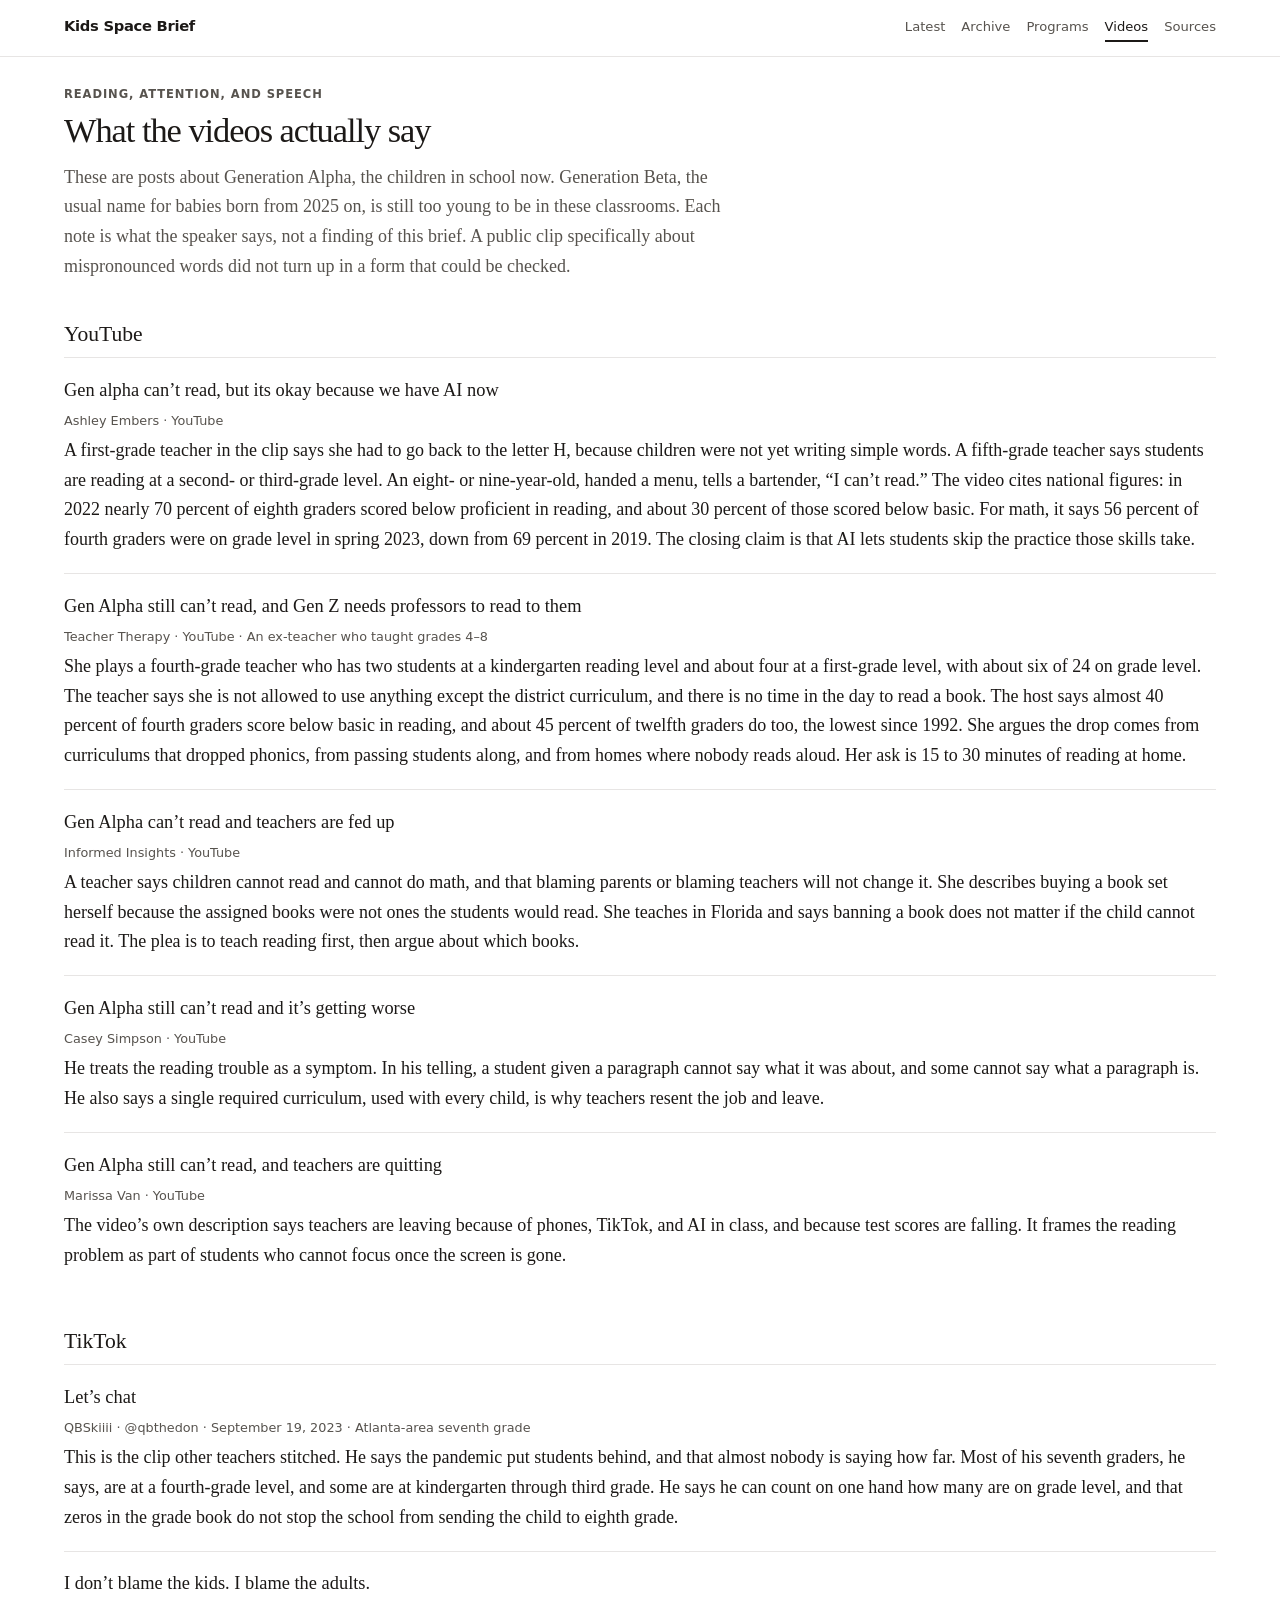
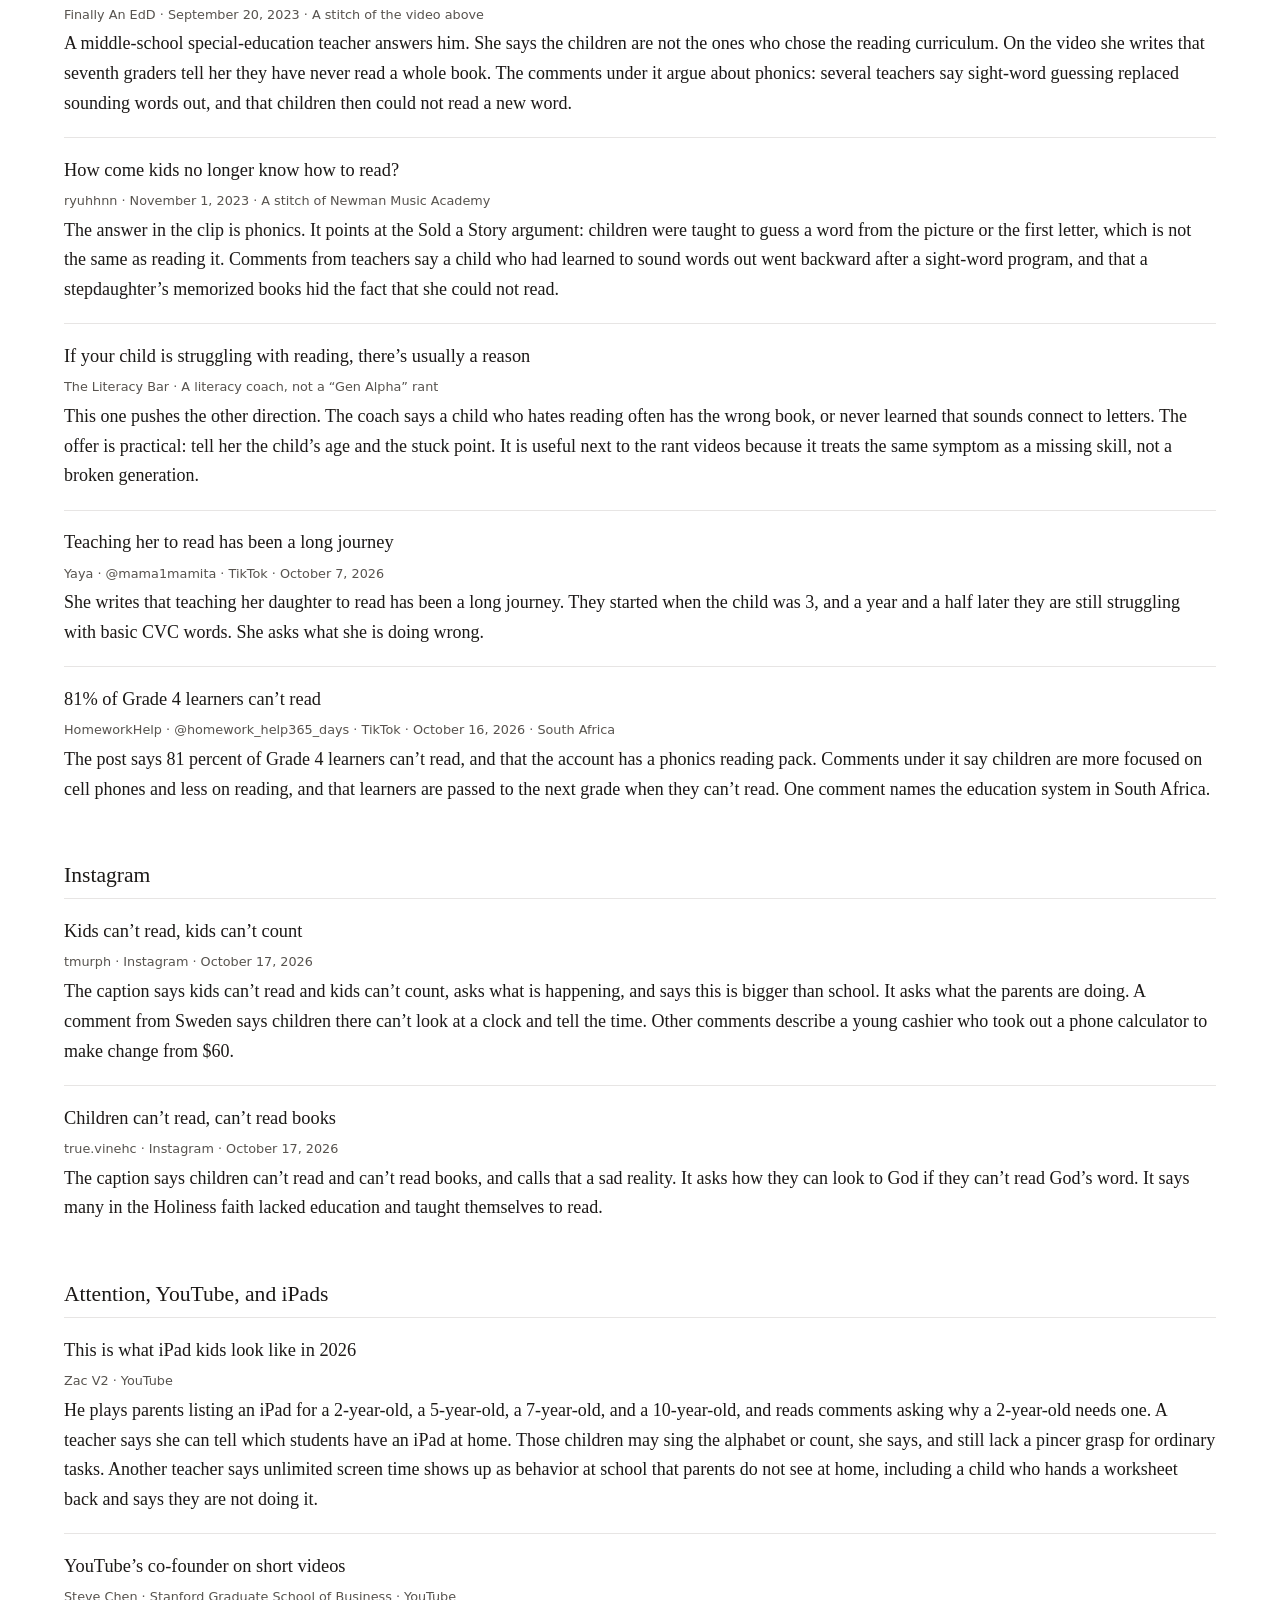
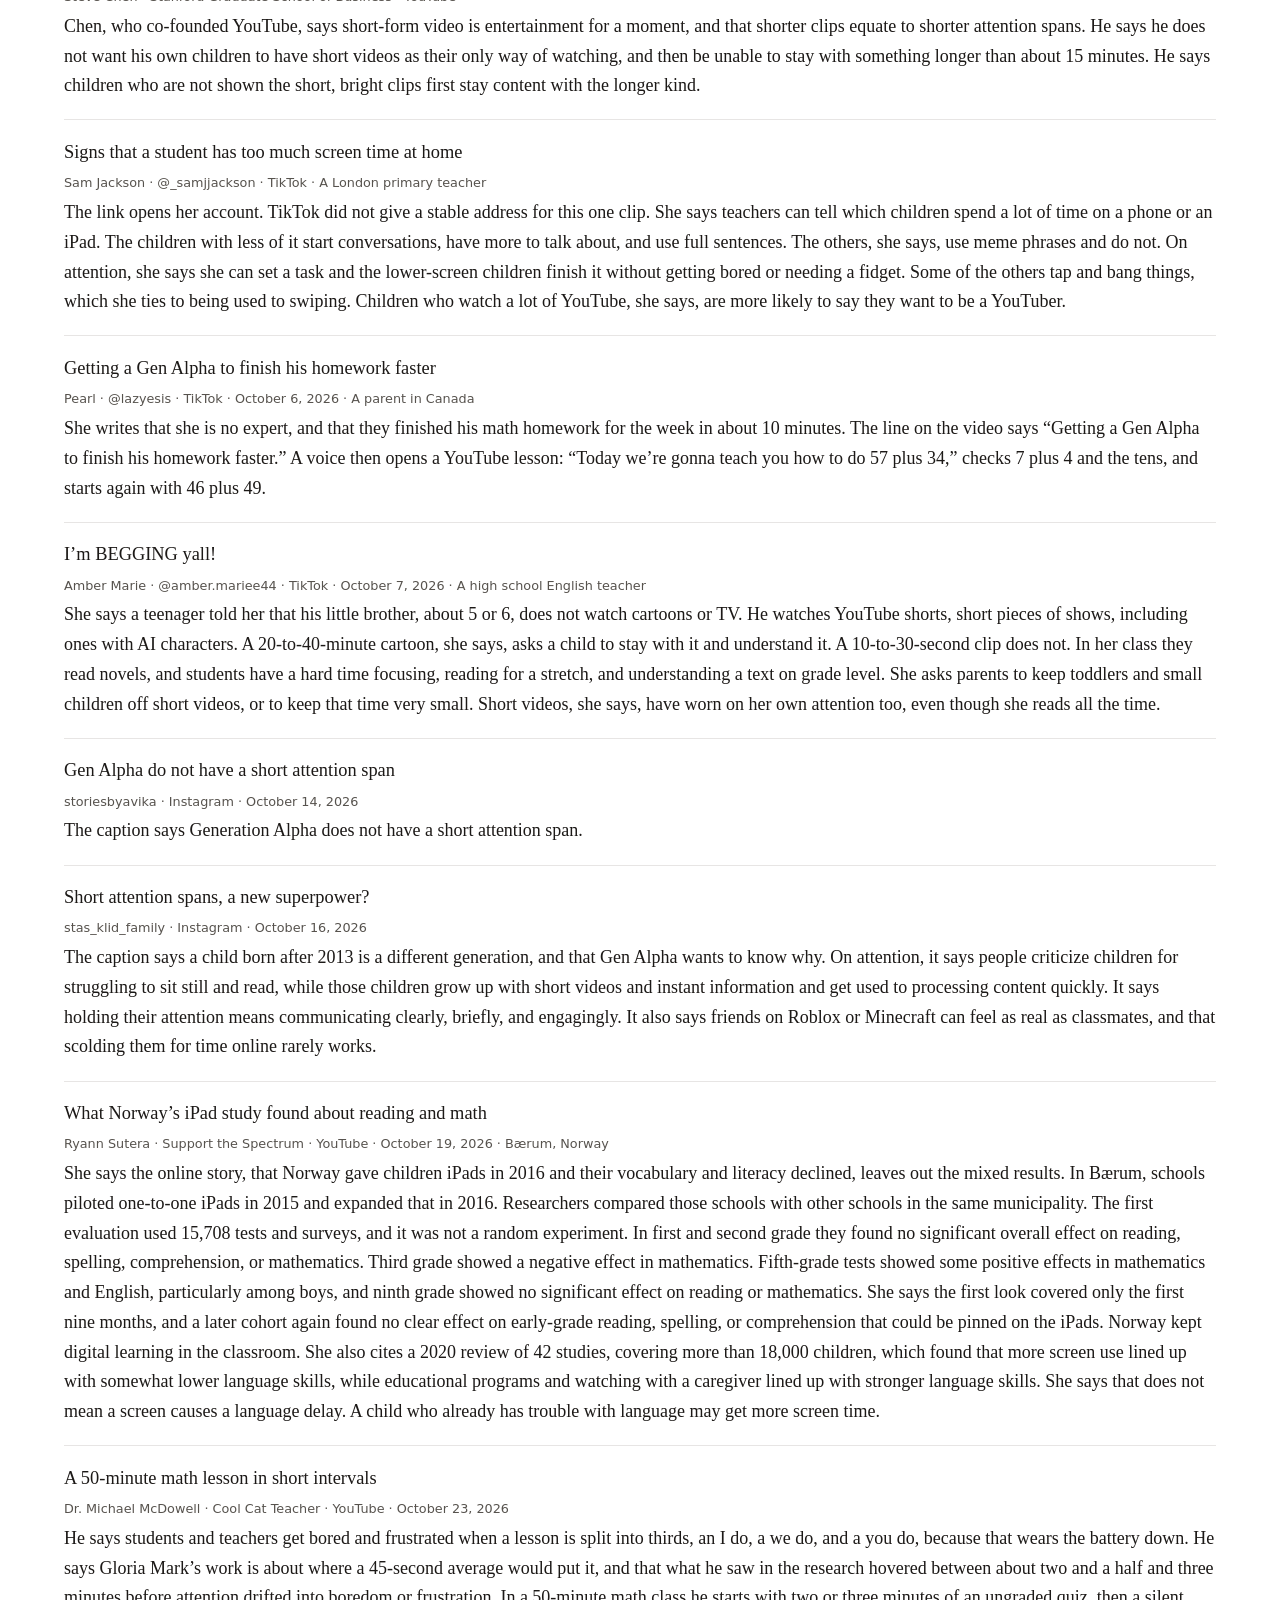
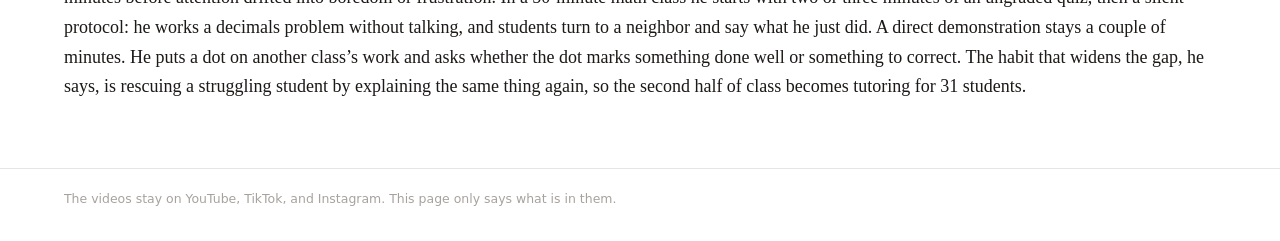
<file: videos.html>
<!DOCTYPE html>
<html lang="en">
<head>
  <meta charset="utf-8">
  <meta name="viewport" content="width=device-width, initial-scale=1">
  <title>Videos · Kids Space Brief</title>
  <link rel="stylesheet" href="css/style.css">
</head>
<body class="sources-page">
  <header class="site">
    <div class="wrap">
      <a class="brand" href="index.html">Kids Space Brief</a>
      <nav>
        <a href="index.html">Latest</a>
        <a href="archive.html">Archive</a>
        <a href="programs.html">Programs</a>
        <a href="videos.html" aria-current="page">Videos</a>
        <a href="sources.html">Sources</a>
      </nav>
    </div>
  </header>
  <main class="wrap">
    <p class="kicker">Reading, attention, and speech</p>
    <h1>What the videos actually say</h1>
    <p class="lede">These are posts about Generation Alpha, the children in school now. Generation Beta, the usual name for babies born from 2025 on, is still too young to be in these classrooms. Each note is what the speaker says, not a finding of this brief. A public clip specifically about mispronounced words did not turn up in a form that could be checked.</p>

    <h2>YouTube</h2>
    <article class="source">
      <h3><a href="https://www.youtube.com/watch?v=FiLK_jXpy1o">Gen alpha can’t read, but its okay because we have AI now</a></h3>
      <p class="meta">Ashley Embers · YouTube</p>
      <p>A first-grade teacher in the clip says she had to go back to the letter H, because children were not yet writing simple words. A fifth-grade teacher says students are reading at a second- or third-grade level. An eight- or nine-year-old, handed a menu, tells a bartender, “I can’t read.” The video cites national figures: in 2022 nearly 70 percent of eighth graders scored below proficient in reading, and about 30 percent of those scored below basic. For math, it says 56 percent of fourth graders were on grade level in spring 2023, down from 69 percent in 2019. The closing claim is that AI lets students skip the practice those skills take.</p>
    </article>
    <article class="source">
      <h3><a href="https://www.youtube.com/watch?v=7vIVU2_Qwag">Gen Alpha still can’t read, and Gen Z needs professors to read to them</a></h3>
      <p class="meta">Teacher Therapy · YouTube · An ex-teacher who taught grades 4–8</p>
      <p>She plays a fourth-grade teacher who has two students at a kindergarten reading level and about four at a first-grade level, with about six of 24 on grade level. The teacher says she is not allowed to use anything except the district curriculum, and there is no time in the day to read a book. The host says almost 40 percent of fourth graders score below basic in reading, and about 45 percent of twelfth graders do too, the lowest since 1992. She argues the drop comes from curriculums that dropped phonics, from passing students along, and from homes where nobody reads aloud. Her ask is 15 to 30 minutes of reading at home.</p>
    </article>
    <article class="source">
      <h3><a href="https://www.youtube.com/watch?v=aZj1H533hGw">Gen Alpha can’t read and teachers are fed up</a></h3>
      <p class="meta">Informed Insights · YouTube</p>
      <p>A teacher says children cannot read and cannot do math, and that blaming parents or blaming teachers will not change it. She describes buying a book set herself because the assigned books were not ones the students would read. She teaches in Florida and says banning a book does not matter if the child cannot read it. The plea is to teach reading first, then argue about which books.</p>
    </article>
    <article class="source">
      <h3><a href="https://www.youtube.com/watch?v=RZGZRevlHMY">Gen Alpha still can’t read and it’s getting worse</a></h3>
      <p class="meta">Casey Simpson · YouTube</p>
      <p>He treats the reading trouble as a symptom. In his telling, a student given a paragraph cannot say what it was about, and some cannot say what a paragraph is. He also says a single required curriculum, used with every child, is why teachers resent the job and leave.</p>
    </article>
    <article class="source">
      <h3><a href="https://www.youtube.com/watch?v=NYKLer3T7-M">Gen Alpha still can’t read, and teachers are quitting</a></h3>
      <p class="meta">Marissa Van · YouTube</p>
      <p>The video’s own description says teachers are leaving because of phones, TikTok, and AI in class, and because test scores are falling. It frames the reading problem as part of students who cannot focus once the screen is gone.</p>
    </article>

    <h2>TikTok</h2>
    <article class="source">
      <h3><a href="https://www.tiktok.com/@qbthedon/video/7280580971131358506">Let’s chat</a></h3>
      <p class="meta">QBSkiiii · @qbthedon · September 19, 2023 · Atlanta-area seventh grade</p>
      <p>This is the clip other teachers stitched. He says the pandemic put students behind, and that almost nobody is saying how far. Most of his seventh graders, he says, are at a fourth-grade level, and some are at kindergarten through third grade. He says he can count on one hand how many are on grade level, and that zeros in the grade book do not stop the school from sending the child to eighth grade.</p>
    </article>
    <article class="source">
      <h3><a href="https://www.tiktok.com/@finallyanedd/video/7280996643996962090">I don’t blame the kids. I blame the adults.</a></h3>
      <p class="meta">Finally An EdD · September 20, 2023 · A stitch of the video above</p>
      <p>A middle-school special-education teacher answers him. She says the children are not the ones who chose the reading curriculum. On the video she writes that seventh graders tell her they have never read a whole book. The comments under it argue about phonics: several teachers say sight-word guessing replaced sounding words out, and that children then could not read a new word.</p>
    </article>
    <article class="source">
      <h3><a href="https://www.tiktok.com/@ryuhhnn/video/7296608984528669995">How come kids no longer know how to read?</a></h3>
      <p class="meta">ryuhhnn · November 1, 2023 · A stitch of Newman Music Academy</p>
      <p>The answer in the clip is phonics. It points at the Sold a Story argument: children were taught to guess a word from the picture or the first letter, which is not the same as reading it. Comments from teachers say a child who had learned to sound words out went backward after a sight-word program, and that a stepdaughter’s memorized books hid the fact that she could not read.</p>
    </article>
    <article class="source">
      <h3><a href="https://www.tiktok.com/@theliteracybar/video/7634146097417555231">If your child is struggling with reading, there’s usually a reason</a></h3>
      <p class="meta">The Literacy Bar · A literacy coach, not a “Gen Alpha” rant</p>
      <p>This one pushes the other direction. The coach says a child who hates reading often has the wrong book, or never learned that sounds connect to letters. The offer is practical: tell her the child’s age and the stuck point. It is useful next to the rant videos because it treats the same symptom as a missing skill, not a broken generation.</p>
    </article>
    <article class="source">
      <h3><a href="https://www.tiktok.com/@mama1mamita/video/7694045232903621918">Teaching her to read has been a long journey</a></h3>
      <p class="meta">Yaya · @mama1mamita · TikTok · October 7, 2026</p>
      <p>She writes that teaching her daughter to read has been a long journey. They started when the child was 3, and a year and a half later they are still struggling with basic CVC words. She asks what she is doing wrong.</p>
    </article>
    <article class="source">
      <h3><a href="https://www.tiktok.com/@homework_help365_days/video/7697156984105159954">81% of Grade 4 learners can’t read</a></h3>
      <p class="meta">HomeworkHelp · @homework_help365_days · TikTok · October 16, 2026 · South Africa</p>
      <p>The post says 81 percent of Grade 4 learners can’t read, and that the account has a phonics reading pack. Comments under it say children are more focused on cell phones and less on reading, and that learners are passed to the next grade when they can’t read. One comment names the education system in South Africa.</p>
    </article>

    <h2>Instagram</h2>
    <article class="source">
      <h3><a href="https://www.instagram.com/reel/DemhOzJD4rs/">Kids can’t read, kids can’t count</a></h3>
      <p class="meta">tmurph · Instagram · October 17, 2026</p>
      <p>The caption says kids can’t read and kids can’t count, asks what is happening, and says this is bigger than school. It asks what the parents are doing. A comment from Sweden says children there can’t look at a clock and tell the time. Other comments describe a young cashier who took out a phone calculator to make change from $60.</p>
    </article>
    <article class="source">
      <h3><a href="https://www.instagram.com/reel/DemXoJJDqWb/">Children can’t read, can’t read books</a></h3>
      <p class="meta">true.vinehc · Instagram · October 17, 2026</p>
      <p>The caption says children can’t read and can’t read books, and calls that a sad reality. It asks how they can look to God if they can’t read God’s word. It says many in the Holiness faith lacked education and taught themselves to read.</p>
    </article>

    <h2>Attention, YouTube, and iPads</h2>
    <article class="source">
      <h3><a href="https://www.youtube.com/watch?v=vk_u2BYTBEk">This is what iPad kids look like in 2026</a></h3>
      <p class="meta">Zac V2 · YouTube</p>
      <p>He plays parents listing an iPad for a 2-year-old, a 5-year-old, a 7-year-old, and a 10-year-old, and reads comments asking why a 2-year-old needs one. A teacher says she can tell which students have an iPad at home. Those children may sing the alphabet or count, she says, and still lack a pincer grasp for ordinary tasks. Another teacher says unlimited screen time shows up as behavior at school that parents do not see at home, including a child who hands a worksheet back and says they are not doing it.</p>
    </article>
    <article class="source">
      <h3><a href="https://www.youtube.com/watch?v=1W4dFNSQmnA">YouTube’s co-founder on short videos</a></h3>
      <p class="meta">Steve Chen · Stanford Graduate School of Business · YouTube</p>
      <p>Chen, who co-founded YouTube, says short-form video is entertainment for a moment, and that shorter clips equate to shorter attention spans. He says he does not want his own children to have short videos as their only way of watching, and then be unable to stay with something longer than about 15 minutes. He says children who are not shown the short, bright clips first stay content with the longer kind.</p>
    </article>
    <article class="source">
      <h3><a href="https://www.tiktok.com/@_samjjackson">Signs that a student has too much screen time at home</a></h3>
      <p class="meta">Sam Jackson · @_samjjackson · TikTok · A London primary teacher</p>
      <p>The link opens her account. TikTok did not give a stable address for this one clip. She says teachers can tell which children spend a lot of time on a phone or an iPad. The children with less of it start conversations, have more to talk about, and use full sentences. The others, she says, use meme phrases and do not. On attention, she says she can set a task and the lower-screen children finish it without getting bored or needing a fidget. Some of the others tap and bang things, which she ties to being used to swiping. Children who watch a lot of YouTube, she says, are more likely to say they want to be a YouTuber.</p>
    </article>
    <article class="source">
      <h3><a href="https://www.tiktok.com/@lazyesis/video/7693671013040590098">Getting a Gen Alpha to finish his homework faster</a></h3>
      <p class="meta">Pearl · @lazyesis · TikTok · October 6, 2026 · A parent in Canada</p>
      <p>She writes that she is no expert, and that they finished his math homework for the week in about 10 minutes. The line on the video says “Getting a Gen Alpha to finish his homework faster.” A voice then opens a YouTube lesson: “Today we’re gonna teach you how to do 57 plus 34,” checks 7 plus 4 and the tens, and starts again with 46 plus 49.</p>
    </article>
    <article class="source">
      <h3><a href="https://www.tiktok.com/@amber.mariee44/video/7694019733976337695">I’m BEGGING yall!</a></h3>
      <p class="meta">Amber Marie · @amber.mariee44 · TikTok · October 7, 2026 · A high school English teacher</p>
      <p>She says a teenager told her that his little brother, about 5 or 6, does not watch cartoons or TV. He watches YouTube shorts, short pieces of shows, including ones with AI characters. A 20-to-40-minute cartoon, she says, asks a child to stay with it and understand it. A 10-to-30-second clip does not. In her class they read novels, and students have a hard time focusing, reading for a stretch, and understanding a text on grade level. She asks parents to keep toddlers and small children off short videos, or to keep that time very small. Short videos, she says, have worn on her own attention too, even though she reads all the time.</p>
    </article>
    <article class="source">
      <h3><a href="https://www.instagram.com/reel/DeeBCWhJ9iq/">Gen Alpha do not have a short attention span</a></h3>
      <p class="meta">storiesbyavika · Instagram · October 14, 2026</p>
      <p>The caption says Generation Alpha does not have a short attention span.</p>
    </article>
    <article class="source">
      <h3><a href="https://www.instagram.com/reel/Dejkm89u2aL/">Short attention spans, a new superpower?</a></h3>
      <p class="meta">stas_klid_family · Instagram · October 16, 2026</p>
      <p>The caption says a child born after 2013 is a different generation, and that Gen Alpha wants to know why. On attention, it says people criticize children for struggling to sit still and read, while those children grow up with short videos and instant information and get used to processing content quickly. It says holding their attention means communicating clearly, briefly, and engagingly. It also says friends on Roblox or Minecraft can feel as real as classmates, and that scolding them for time online rarely works.</p>
    </article>
    <article class="source">
      <h3><a href="https://www.youtube.com/watch?v=ASF61ZMmFM0">What Norway’s iPad study found about reading and math</a></h3>
      <p class="meta">Ryann Sutera · Support the Spectrum · YouTube · October 19, 2026 · Bærum, Norway</p>
      <p>She says the online story, that Norway gave children iPads in 2016 and their vocabulary and literacy declined, leaves out the mixed results. In Bærum, schools piloted one-to-one iPads in 2015 and expanded that in 2016. Researchers compared those schools with other schools in the same municipality. The first evaluation used 15,708 tests and surveys, and it was not a random experiment. In first and second grade they found no significant overall effect on reading, spelling, comprehension, or mathematics. Third grade showed a negative effect in mathematics. Fifth-grade tests showed some positive effects in mathematics and English, particularly among boys, and ninth grade showed no significant effect on reading or mathematics. She says the first look covered only the first nine months, and a later cohort again found no clear effect on early-grade reading, spelling, or comprehension that could be pinned on the iPads. Norway kept digital learning in the classroom. She also cites a 2020 review of 42 studies, covering more than 18,000 children, which found that more screen use lined up with somewhat lower language skills, while educational programs and watching with a caregiver lined up with stronger language skills. She says that does not mean a screen causes a language delay. A child who already has trouble with language may get more screen time.</p>
    </article>
    <article class="source">
      <h3><a href="https://www.youtube.com/watch?v=-C1prhGp7uU">A 50-minute math lesson in short intervals</a></h3>
      <p class="meta">Dr. Michael McDowell · Cool Cat Teacher · YouTube · October 23, 2026</p>
      <p>He says students and teachers get bored and frustrated when a lesson is split into thirds, an I do, a we do, and a you do, because that wears the battery down. He says Gloria Mark’s work is about where a 45-second average would put it, and that what he saw in the research hovered between about two and a half and three minutes before attention drifted into boredom or frustration. In a 50-minute math class he starts with two or three minutes of an ungraded quiz, then a silent protocol: he works a decimals problem without talking, and students turn to a neighbor and say what he just did. A direct demonstration stays a couple of minutes. He puts a dot on another class’s work and asks whether the dot marks something done well or something to correct. The habit that widens the gap, he says, is rescuing a struggling student by explaining the same thing again, so the second half of class becomes tutoring for 31 students.</p>
    </article>
  </main>
  <footer class="site">
    <div class="wrap">The videos stay on YouTube, TikTok, and Instagram. This page only says what is in them.</div>
  </footer>
</body>
</html>
</file>
<file: css/style.css>
:root {
  --ink: #1c1917;
  --muted: #57534e;
  --faint: #a8a29e;
  --line: #e7e5e4;
  --bg: #ffffff;
  --soft: #fafaf9;
  --link: #1c1917;
  --max: 72rem;
}

* { box-sizing: border-box; }

html { scroll-behavior: smooth; }

body {
  margin: 0;
  background: var(--bg);
  color: var(--ink);
  font-family: Georgia, "Iowan Old Style", Palatino, "Palatino Linotype", serif;
  font-size: 1.125rem;
  line-height: 1.65;
}

a { color: var(--link); }

.wrap {
  width: min(var(--max), calc(100% - 2.5rem));
  margin: 0 auto;
}

header.site {
  position: sticky;
  top: 0;
  z-index: 2;
  background: #fff;
  border-bottom: 1px solid var(--line);
}

header.site .wrap {
  display: flex;
  align-items: baseline;
  justify-content: space-between;
  gap: 1rem;
  padding: 0.85rem 0;
}

.brand {
  font-family: ui-sans-serif, system-ui, sans-serif;
  font-size: 0.92rem;
  font-weight: 650;
  letter-spacing: -0.02em;
  color: var(--ink);
  text-decoration: none;
}

nav {
  display: flex;
  flex-wrap: wrap;
  gap: 0.35rem 1rem;
  font-family: ui-sans-serif, system-ui, sans-serif;
  font-size: 0.82rem;
}

nav a {
  color: var(--muted);
  text-decoration: none;
  padding-bottom: 0.2rem;
  border-bottom: 2px solid transparent;
}
nav a[aria-current="page"],
nav a:hover { color: var(--ink); }
nav a[aria-current="page"] { border-bottom-color: var(--ink); }

main { padding: 1.75rem 0 3rem; }

h1 {
  font-size: 2.15rem;
  font-weight: 500;
  letter-spacing: -0.03em;
  line-height: 1.15;
  margin: 0 0 0.75rem;
}

.kicker,
.meta,
.rank,
.mode,
.jump,
footer.site,
.read {
  font-family: ui-sans-serif, system-ui, sans-serif;
}

.kicker {
  margin: 0 0 0.45rem;
  font-size: 0.72rem;
  font-weight: 650;
  letter-spacing: 0.08em;
  text-transform: uppercase;
  color: var(--muted);
}

.lede,
.issue-intro {
  color: var(--muted);
  margin: 0;
  max-width: 42rem;
}

.issue-head { margin-bottom: 1.1rem; }

.filters {
  display: flex;
  flex-wrap: wrap;
  gap: 0.5rem;
  margin: 0 0 1.1rem;
}

.filters button {
  appearance: none;
  border: 1px solid var(--line);
  background: var(--bg);
  color: var(--ink);
  font-family: ui-sans-serif, system-ui, sans-serif;
  font-size: 0.95rem;
  font-weight: 600;
  line-height: 1;
  min-height: 44px;
  padding: 0 1rem;
  border-radius: 999px;
  cursor: pointer;
}

.filters button[aria-pressed="true"] {
  background: var(--ink);
  border-color: var(--ink);
  color: #fff;
}

.trail {
  list-style: none;
  margin: 0;
  padding: 0;
}

.trail-item {
  display: grid;
  grid-template-columns: 2.75rem minmax(0, 1fr) auto;
  gap: 0.15rem 1.1rem;
  align-items: start;
  padding: 1.15rem 0.2rem 1.2rem;
  border-bottom: 1px solid var(--line);
}

.trail-item[data-rank="lead"] {
  background: #f6f5f2;
  border: 0;
  border-radius: 16px;
  padding: 1.35rem 1.15rem 1.45rem;
  margin-bottom: 0.25rem;
}

.trail-rail .rank {
  display: flex;
  align-items: center;
  justify-content: center;
  width: 1.75rem;
  height: 1.75rem;
  margin: 0.05rem 0 0;
  border: 1.5px solid #d6d3d1;
  border-radius: 999px;
  background: #fff;
  color: var(--ink);
  font-size: 0.78rem;
  font-weight: 700;
}

.trail-item[data-rank="lead"] .trail-rail .rank {
  width: 2rem;
  height: 2rem;
  background: var(--ink);
  border-color: var(--ink);
  color: #fff;
  font-size: 0.9rem;
}

.trail-item[data-rank="next"] .trail-rail .rank {
  border-color: #44403c;
}

.trail-copy {
  min-width: 0;
  padding-left: 0.9rem;
  border-left: 3px solid #d6d3d1;
}

.trail-item[data-cat="new-tech"] .trail-copy { border-left-color: #0f766e; }
.trail-item[data-cat="parents-teachers"] .trail-copy { border-left-color: #c2410c; }
.trail-item[data-cat="school"] .trail-copy { border-left-color: #1d4ed8; }
.trail-item[data-cat="workshops"] .trail-copy { border-left-color: #b45309; }
.trail-item[data-cat="investments"] .trail-copy { border-left-color: #3f6212; }
.trail-item[data-cat="research"] .trail-copy { border-left-color: #6d28d9; }
.trail-item[data-cat="rules"] .trail-copy { border-left-color: #44403c; }

.trail-item[data-cat="new-tech"] .kicker { color: #0f766e; }
.trail-item[data-cat="parents-teachers"] .kicker { color: #9a3412; }
.trail-item[data-cat="school"] .kicker { color: #1e3a8a; }
.trail-item[data-cat="workshops"] .kicker { color: #92400e; }
.trail-item[data-cat="investments"] .kicker { color: #3f6212; }
.trail-item[data-cat="research"] .kicker { color: #5b21b6; }
.trail-item[data-cat="rules"] .kicker { color: #44403c; }

.trail-item h2 {
  font-weight: 500;
  letter-spacing: -0.025em;
  line-height: 1.2;
  margin: 0 0 0.35rem;
  font-size: 1.12rem;
}

.trail-item[data-rank="lead"] h2 { font-size: 2rem; }
.trail-item[data-rank="next"] h2 { font-size: 1.42rem; }

.trail-item h2 a { color: var(--ink); text-decoration: none; }
.trail-item h2 a:hover { text-decoration: underline; text-underline-offset: 0.14em; }

.trail-item .summary { margin-bottom: 0; }

.trail-item[data-rank="lead"] .summary { font-size: 1.0625rem; }

.trail-item .read {
  width: auto;
  min-width: 9.5rem;
  min-height: 46px;
  margin-top: 0.15rem;
  padding: 0.7rem 0.95rem;
  font-size: 0.95rem;
}

.trail-item[data-rank="lead"] .read {
  min-width: 15rem;
  min-height: 52px;
  font-size: 1.05rem;
}

.piece {
  display: flex;
  flex-direction: column;
  height: 100%;
  min-width: 0;
  padding: 0.95rem 1rem 1rem;
  border: 1px solid var(--line);
  border-radius: 12px;
}

.rank {
  margin-right: 0.4rem;
  font-size: 0.72rem;
  color: var(--faint);
}

.piece h2,
.piece h3 {
  font-weight: 500;
  letter-spacing: -0.025em;
  line-height: 1.2;
  margin: 0 0 0.35rem;
}

.piece h2 a,
.piece h3 a { text-decoration: none; }
.piece h2 a:hover,
.piece h3 a:hover { text-decoration: underline; text-underline-offset: 0.14em; }

.piece h2 { font-size: 1.2rem; }

.meta {
  margin: 0 0 0.45rem;
  font-size: 0.8rem;
  color: var(--muted);
}

.summary {
  margin: 0 0 0.85rem;
  color: #44403c;
  font-size: 1rem;
  line-height: 1.5;
}

.read {
  display: flex;
  align-items: center;
  justify-content: center;
  box-sizing: border-box;
  width: 100%;
  min-height: 52px;
  margin-top: auto;
  padding: 0.85rem 1.1rem;
  border-radius: 10px;
  background: var(--ink);
  color: #fff;
  font-size: 1.05rem;
  font-weight: 650;
  line-height: 1.2;
  text-align: center;
  text-decoration: none;
}

.read:hover { background: #292524; }

.empty {
  color: var(--muted);
  margin: 0.2rem 0 0;
}

.archive-list { list-style: none; padding: 0; margin: 1.25rem 0 0; }
.archive-list li { border-top: 1px solid var(--line); }
.archive-list a {
  display: block;
  padding: 0.95rem 0;
  color: var(--ink);
  text-decoration: none;
}
.archive-list a:hover h2 { text-decoration: underline; text-underline-offset: 0.12em; }
.archive-list h2 {
  font-size: 1.25rem;
  font-weight: 500;
  margin: 0;
}
.archive-list small {
  display: block;
  margin-top: 0.2rem;
  font-family: ui-sans-serif, system-ui, sans-serif;
  color: var(--muted);
  font-size: 0.82rem;
}

.source {
  padding: 1.05rem 0 1.15rem;
  border-top: 1px solid var(--line);
}

.source h3 {
  font-size: 1.15rem;
  font-weight: 500;
  margin: 0;
}

.source h3 a { text-decoration: none; }
.source h3 a:hover { text-decoration: underline; text-underline-offset: 0.12em; }

.source p { margin: 0.3rem 0 0; }

.sources-page h2 {
  font-size: 1.35rem;
  font-weight: 500;
  margin: 2.2rem 0 0.3rem;
}

footer.site {
  border-top: 1px solid var(--line);
  padding: 1.2rem 0 2rem;
  font-size: 0.78rem;
  color: var(--faint);
}

@media (max-width: 800px) {
  .trail-item,
  .trail-item[data-rank="lead"] {
    grid-template-columns: 2.25rem minmax(0, 1fr);
  }

  .trail-item[data-rank="lead"] h2 { font-size: 1.6rem; }

  .trail-item .read {
    grid-column: 1 / -1;
    width: 100%;
    margin-top: 0.7rem;
  }
}
</file>
